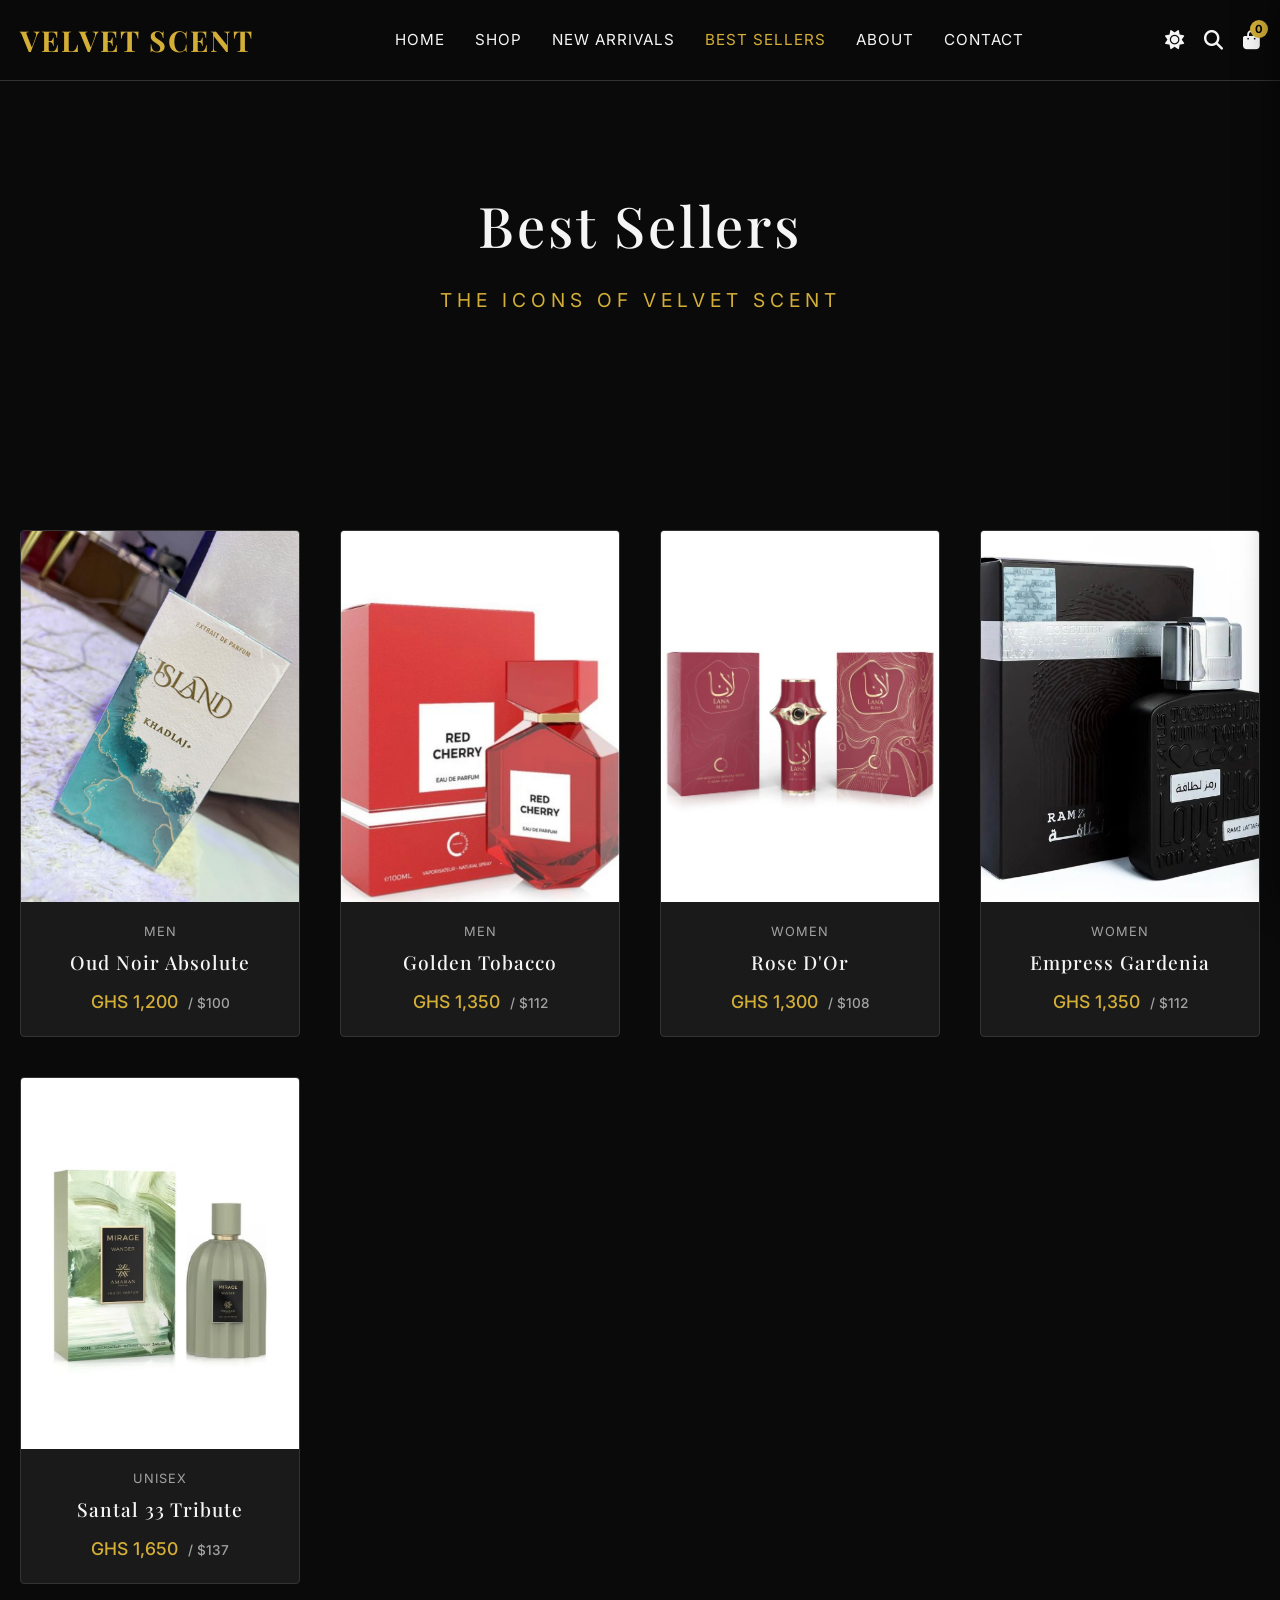
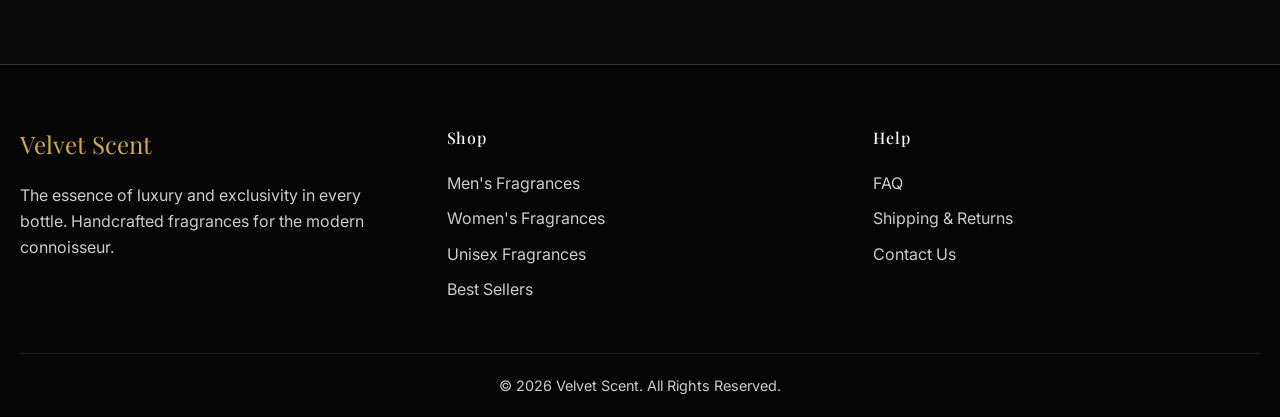
<file: best-sellers.html>
<!DOCTYPE html>
<html lang="en" data-theme="dark">
<head>
  <meta charset="UTF-8">
  <meta name="viewport" content="width=device-width, initial-scale=1.0">
  <title>Best Sellers | Velvet Scent</title>
  <meta name="description" content="Discover the most coveted and beloved fragrances from Velvet Scent.">
  <link rel="stylesheet" href="https://cdnjs.cloudflare.com/ajax/libs/font-awesome/6.4.0/css/all.min.css">
  <link rel="stylesheet" href="css/style.css">
</head>
<body>

  <!-- HEADER -->
  <header>
    <div class="container navbar">
      <a href="index.html" class="logo">Velvet Scent</a>
      <nav class="nav-links">
        <a href="index.html">Home</a>
        <a href="shop.html">Shop</a>
        <a href="new-arrivals.html">New Arrivals</a>
        <a href="best-sellers.html" style="color: var(--gold-primary);">Best Sellers</a>
        <a href="about.html">About</a>
        <a href="contact.html">Contact</a>
      </nav>
      <div class="nav-icons">
        <button id="theme-toggle" title="Toggle Theme"><i class="fas fa-sun"></i></button>
        <button onclick="window.location.href='shop.html'" title="Search"><i class="fas fa-search"></i></button>
        <button id="cart-btn" title="Cart">
          <i class="fas fa-shopping-bag"></i>
          <span class="cart-count">0</span>
        </button>
        <button class="mobile-menu-btn"><i class="fas fa-bars"></i></button>
      </div>
    </div>
  </header>

  <!-- CART DRAWER -->
  <div class="overlay" id="overlay"></div>
  <div class="side-drawer" id="cart-drawer">
    <div class="drawer-header">
      <h3>Your Cart</h3>
      <button class="close-drawer" id="close-cart"><i class="fas fa-times"></i></button>
    </div>
    <div class="drawer-body"></div>
    <div class="drawer-footer">
      <div class="cart-total"><span>Total:</span> <span>GHS 0 / $0</span></div>
      <a href="#" class="whatsapp-btn" id="whatsapp-checkout" style="display:none;" target="_blank"><i class="fab fa-whatsapp"></i> Order on WhatsApp</a>
    </div>
  </div>

  <!-- HERO SECTION -->
  <section class="hero" style="height: 50vh; min-height: 350px;">
    <div class="hero-bg" style="background-image: url('https://images.unsplash.com/photo-1594035910387-fea47794261f?w=1600&h=900&fit=crop');"></div>
    <div class="container hero-content">
      <h1 class="hero-title" style="font-size: 3.5rem;">Best Sellers</h1>
      <span class="hero-subtitle">The Icons of Velvet Scent</span>
    </div>
  </section>

  <!-- BEST SELLERS LIST -->
  <section class="section" style="min-height: 50vh;">
    <div class="container">
      <div class="product-grid" id="best-sellers-grid">
        <!-- Rendered via JS -->
      </div>
    </div>
  </section>

  <!-- FOOTER -->
  <footer>
    <div class="container">
      <div class="footer-grid">
        <div class="footer-col">
          <div class="footer-logo">Velvet Scent</div>
          <p>The essence of luxury and exclusivity in every bottle. Handcrafted fragrances for the modern connoisseur.</p>
        </div>
        <div class="footer-col">
          <h4>Shop</h4>
          <ul class="footer-links">
            <li><a href="shop.html?category=Men">Men's Fragrances</a></li>
            <li><a href="shop.html?category=Women">Women's Fragrances</a></li>
            <li><a href="shop.html?category=Unisex">Unisex Fragrances</a></li>
            <li><a href="best-sellers.html">Best Sellers</a></li>
          </ul>
        </div>
        <div class="footer-col">
          <h4>Help</h4>
          <ul class="footer-links">
            <li><a href="faq.html">FAQ</a></li>
            <li><a href="faq.html#shipping">Shipping & Returns</a></li>
            <li><a href="contact.html">Contact Us</a></li>
          </ul>
        </div>
      </div>
      <div class="footer-bottom">
        &copy; <span id="year"></span> Velvet Scent. All Rights Reserved.
      </div>
    </div>
  </footer>

  <script src="js/data.js"></script>
  <script src="js/main.js"></script>
  <script>
    document.addEventListener('DOMContentLoaded', () => {
      document.getElementById('year').textContent = new Date().getFullYear();
      
      if (window.products) {
        const bestSellers = window.products.filter(p => p.isBestSeller);
        renderProducts(bestSellers, 'best-sellers-grid');
      }
    });
  </script>
</body>
</html>
</file>
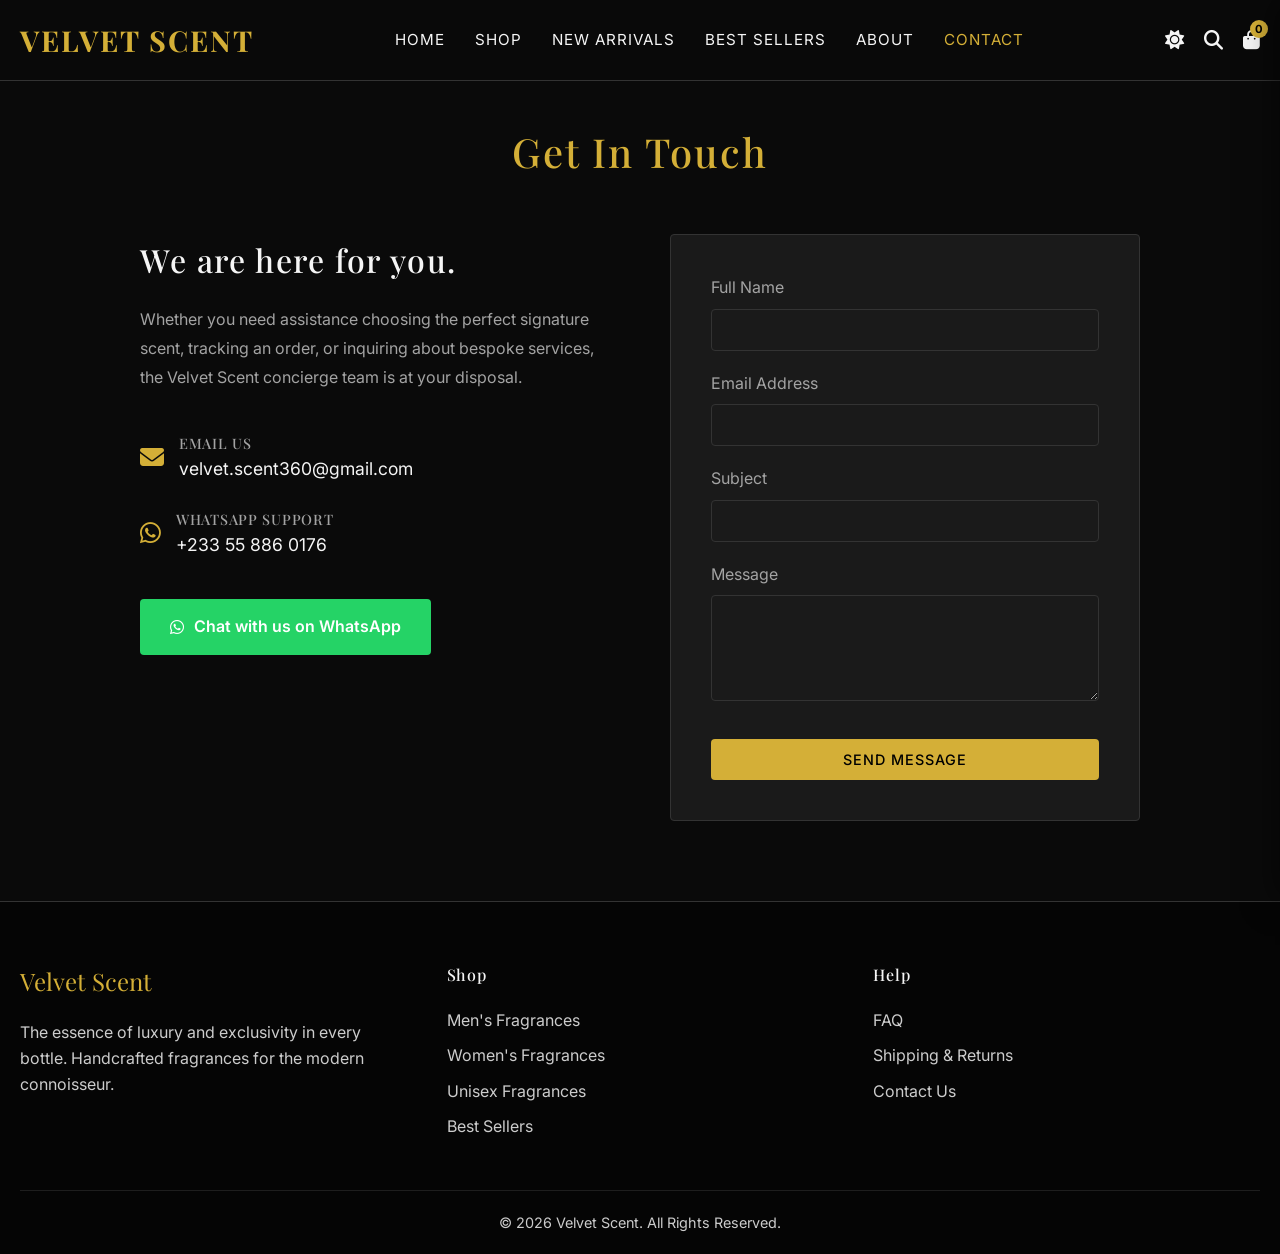
<file: contact.html>
<!DOCTYPE html>
<html lang="en" data-theme="dark">
<head>
  <meta charset="UTF-8">
  <meta name="viewport" content="width=device-width, initial-scale=1.0">
  <title>Contact Us | Velvet Scent</title>
  <meta name="description" content="Get in touch with Velvet Scent for inquiries, orders, and bespoke services.">
  <link rel="stylesheet" href="https://cdnjs.cloudflare.com/ajax/libs/font-awesome/6.4.0/css/all.min.css">
  <link rel="stylesheet" href="css/style.css">
</head>
<body>

  <!-- HEADER -->
  <header>
    <div class="container navbar">
      <a href="index.html" class="logo">Velvet Scent</a>
      <nav class="nav-links">
        <a href="index.html">Home</a>
        <a href="shop.html">Shop</a>
        <a href="new-arrivals.html">New Arrivals</a>
        <a href="best-sellers.html">Best Sellers</a>
        <a href="about.html">About</a>
        <a href="contact.html" style="color: var(--gold-primary);">Contact</a>
      </nav>
      <div class="nav-icons">
        <button id="theme-toggle" title="Toggle Theme"><i class="fas fa-sun"></i></button>
        <button onclick="window.location.href='shop.html'" title="Search"><i class="fas fa-search"></i></button>
        <button id="cart-btn" title="Cart">
          <i class="fas fa-shopping-bag"></i>
          <span class="cart-count">0</span>
        </button>
        <button class="mobile-menu-btn"><i class="fas fa-bars"></i></button>
      </div>
    </div>
  </header>

  <!-- CART DRAWER -->
  <div class="overlay" id="overlay"></div>
  <div class="side-drawer" id="cart-drawer">
    <div class="drawer-header">
      <h3>Your Cart</h3>
      <button class="close-drawer" id="close-cart"><i class="fas fa-times"></i></button>
    </div>
    <div class="drawer-body"></div>
    <div class="drawer-footer">
      <div class="cart-total"><span>Total:</span> <span>GHS 0 / $0</span></div>
      <a href="#" class="whatsapp-btn" id="whatsapp-checkout" style="display:none;" target="_blank"><i class="fab fa-whatsapp"></i> Order on WhatsApp</a>
    </div>
  </div>

  <!-- CONTACT SECTION -->
  <section class="section" style="padding-top: 120px; min-height: 80vh;">
    <div class="container">
      <h1 class="section-title">Get In Touch</h1>
      
      <div style="display: grid; grid-template-columns: repeat(auto-fit, minmax(300px, 1fr)); gap: 60px; max-width: 1000px; margin: 0 auto;">
        
        <!-- Contact Info -->
        <div>
          <h2 style="font-family: var(--font-heading); margin-bottom: 20px; font-size: 2rem;">We are here for you.</h2>
          <p style="color: var(--text-secondary); margin-bottom: 40px; line-height: 1.8;">
            Whether you need assistance choosing the perfect signature scent, tracking an order, or inquiring about bespoke services, the Velvet Scent concierge team is at your disposal.
          </p>
          
          <div style="margin-bottom: 25px; display: flex; align-items: center; gap: 15px;">
            <i class="fas fa-envelope" style="font-size: 1.5rem; color: var(--gold-primary);"></i>
            <div>
              <h4 style="font-size: 0.9rem; text-transform: uppercase; color: var(--text-secondary);">Email Us</h4>
              <a href="mailto:velvet.scent360@gmail.com" style="font-size: 1.1rem;">velvet.scent360@gmail.com</a>
            </div>
          </div>
          
          <div style="margin-bottom: 40px; display: flex; align-items: center; gap: 15px;">
            <i class="fab fa-whatsapp" style="font-size: 1.5rem; color: var(--gold-primary);"></i>
            <div>
              <h4 style="font-size: 0.9rem; text-transform: uppercase; color: var(--text-secondary);">WhatsApp Support</h4>
              <a href="https://wa.me/233558860176" target="_blank" style="font-size: 1.1rem;">+233 55 886 0176</a>
            </div>
          </div>
          
          <a href="https://wa.me/233558860176" target="_blank" class="whatsapp-btn" style="display: inline-flex; width: auto; padding: 15px 30px;">
            <i class="fab fa-whatsapp"></i> Chat with us on WhatsApp
          </a>
        </div>
        
        <!-- Contact Form -->
        <div style="background-color: var(--surface-color); padding: 40px; border-radius: var(--border-radius); border: 1px solid var(--border-color);">
          <form onsubmit="event.preventDefault(); alert('Thank you for reaching out. We will get back to you shortly.'); this.reset();">
            <div style="margin-bottom: 20px;">
              <label style="display: block; margin-bottom: 8px; color: var(--text-secondary);">Full Name</label>
              <input type="text" required style="width: 100%; padding: 12px; background: transparent; border: 1px solid var(--border-color); color: var(--text-primary); border-radius: var(--border-radius); font-family: var(--font-body); outline: none;">
            </div>
            <div style="margin-bottom: 20px;">
              <label style="display: block; margin-bottom: 8px; color: var(--text-secondary);">Email Address</label>
              <input type="email" required style="width: 100%; padding: 12px; background: transparent; border: 1px solid var(--border-color); color: var(--text-primary); border-radius: var(--border-radius); font-family: var(--font-body); outline: none;">
            </div>
            <div style="margin-bottom: 20px;">
              <label style="display: block; margin-bottom: 8px; color: var(--text-secondary);">Subject</label>
              <input type="text" required style="width: 100%; padding: 12px; background: transparent; border: 1px solid var(--border-color); color: var(--text-primary); border-radius: var(--border-radius); font-family: var(--font-body); outline: none;">
            </div>
            <div style="margin-bottom: 30px;">
              <label style="display: block; margin-bottom: 8px; color: var(--text-secondary);">Message</label>
              <textarea rows="5" required style="width: 100%; padding: 12px; background: transparent; border: 1px solid var(--border-color); color: var(--text-primary); border-radius: var(--border-radius); font-family: var(--font-body); outline: none; resize: vertical;"></textarea>
            </div>
            <button type="submit" class="btn btn-primary" style="width: 100%;">Send Message</button>
          </form>
        </div>
        
      </div>
    </div>
  </section>

  <!-- FOOTER -->
  <footer>
    <div class="container">
      <div class="footer-grid">
        <div class="footer-col">
          <div class="footer-logo">Velvet Scent</div>
          <p>The essence of luxury and exclusivity in every bottle. Handcrafted fragrances for the modern connoisseur.</p>
        </div>
        <div class="footer-col">
          <h4>Shop</h4>
          <ul class="footer-links">
            <li><a href="shop.html?category=Men">Men's Fragrances</a></li>
            <li><a href="shop.html?category=Women">Women's Fragrances</a></li>
            <li><a href="shop.html?category=Unisex">Unisex Fragrances</a></li>
            <li><a href="best-sellers.html">Best Sellers</a></li>
          </ul>
        </div>
        <div class="footer-col">
          <h4>Help</h4>
          <ul class="footer-links">
            <li><a href="faq.html">FAQ</a></li>
            <li><a href="faq.html#shipping">Shipping & Returns</a></li>
            <li><a href="contact.html">Contact Us</a></li>
          </ul>
        </div>
      </div>
      <div class="footer-bottom">
        &copy; <span id="year"></span> Velvet Scent. All Rights Reserved.
      </div>
    </div>
  </footer>

  <script src="js/data.js"></script>
  <script src="js/main.js"></script>
  <script>
    document.addEventListener('DOMContentLoaded', () => {
      document.getElementById('year').textContent = new Date().getFullYear();
    });
  </script>
</body>
</html>
</file>
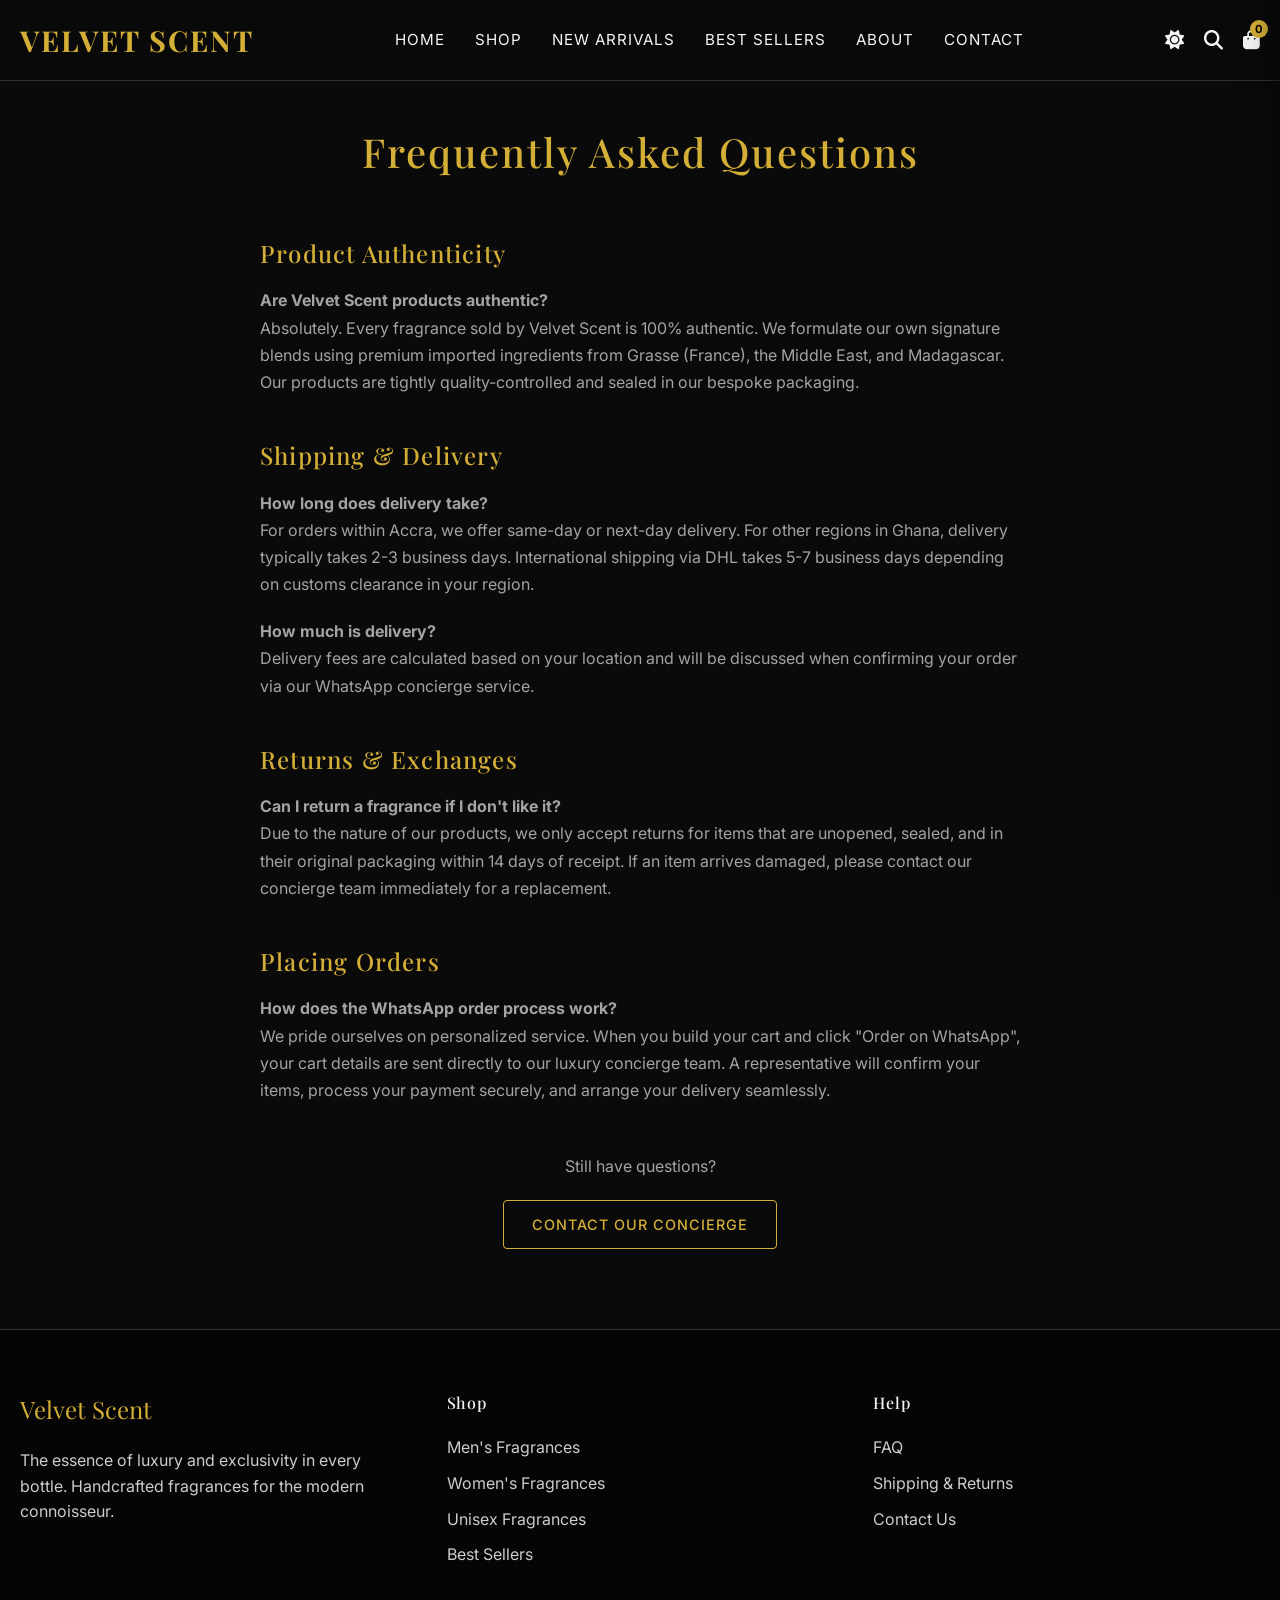
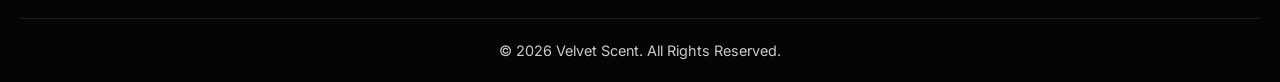
<file: faq.html>
<!DOCTYPE html>
<html lang="en" data-theme="dark">
<head>
  <meta charset="UTF-8">
  <meta name="viewport" content="width=device-width, initial-scale=1.0">
  <title>FAQ & Shipping | Velvet Scent</title>
  <meta name="description" content="Frequently asked questions about Velvet Scent shipping, returns, and product authenticity.">
  <link rel="stylesheet" href="https://cdnjs.cloudflare.com/ajax/libs/font-awesome/6.4.0/css/all.min.css">
  <link rel="stylesheet" href="css/style.css">
</head>
<body>

  <!-- HEADER -->
  <header>
    <div class="container navbar">
      <a href="index.html" class="logo">Velvet Scent</a>
      <nav class="nav-links">
        <a href="index.html">Home</a>
        <a href="shop.html">Shop</a>
        <a href="new-arrivals.html">New Arrivals</a>
        <a href="best-sellers.html">Best Sellers</a>
        <a href="about.html">About</a>
        <a href="contact.html">Contact</a>
      </nav>
      <div class="nav-icons">
        <button id="theme-toggle" title="Toggle Theme"><i class="fas fa-sun"></i></button>
        <button onclick="window.location.href='shop.html'" title="Search"><i class="fas fa-search"></i></button>
        <button id="cart-btn" title="Cart">
          <i class="fas fa-shopping-bag"></i>
          <span class="cart-count">0</span>
        </button>
        <button class="mobile-menu-btn"><i class="fas fa-bars"></i></button>
      </div>
    </div>
  </header>

  <!-- CART DRAWER -->
  <div class="overlay" id="overlay"></div>
  <div class="side-drawer" id="cart-drawer">
    <div class="drawer-header">
      <h3>Your Cart</h3>
      <button class="close-drawer" id="close-cart"><i class="fas fa-times"></i></button>
    </div>
    <div class="drawer-body"></div>
    <div class="drawer-footer">
      <div class="cart-total"><span>Total:</span> <span>GHS 0 / $0</span></div>
      <a href="#" class="whatsapp-btn" id="whatsapp-checkout" style="display:none;" target="_blank"><i class="fab fa-whatsapp"></i> Order on WhatsApp</a>
    </div>
  </div>

  <!-- FAQ SECTION -->
  <section class="section" style="padding-top: 120px; min-height: 80vh;">
    <div class="container" style="max-width: 800px;">
      <h1 class="section-title">Frequently Asked Questions</h1>
      
      <div style="margin-bottom: 40px;">
        <h3 style="color: var(--gold-primary); font-size: 1.5rem; margin-bottom: 15px; font-family: var(--font-heading);">Product Authenticity</h3>
        <p style="color: var(--text-secondary); line-height: 1.7; margin-bottom: 20px;">
          <strong>Are Velvet Scent products authentic?</strong><br>
          Absolutely. Every fragrance sold by Velvet Scent is 100% authentic. We formulate our own signature blends using premium imported ingredients from Grasse (France), the Middle East, and Madagascar. Our products are tightly quality-controlled and sealed in our bespoke packaging.
        </p>
      </div>

      <div style="margin-bottom: 40px;" id="shipping">
        <h3 style="color: var(--gold-primary); font-size: 1.5rem; margin-bottom: 15px; font-family: var(--font-heading);">Shipping & Delivery</h3>
        <p style="color: var(--text-secondary); line-height: 1.7; margin-bottom: 20px;">
          <strong>How long does delivery take?</strong><br>
          For orders within Accra, we offer same-day or next-day delivery. For other regions in Ghana, delivery typically takes 2-3 business days. International shipping via DHL takes 5-7 business days depending on customs clearance in your region.
        </p>
        <p style="color: var(--text-secondary); line-height: 1.7; margin-bottom: 20px;">
          <strong>How much is delivery?</strong><br>
          Delivery fees are calculated based on your location and will be discussed when confirming your order via our WhatsApp concierge service.
        </p>
      </div>

      <div style="margin-bottom: 40px;">
        <h3 style="color: var(--gold-primary); font-size: 1.5rem; margin-bottom: 15px; font-family: var(--font-heading);">Returns & Exchanges</h3>
        <p style="color: var(--text-secondary); line-height: 1.7; margin-bottom: 20px;">
          <strong>Can I return a fragrance if I don't like it?</strong><br>
          Due to the nature of our products, we only accept returns for items that are unopened, sealed, and in their original packaging within 14 days of receipt. If an item arrives damaged, please contact our concierge team immediately for a replacement.
        </p>
      </div>
      
      <div style="margin-bottom: 40px;">
        <h3 style="color: var(--gold-primary); font-size: 1.5rem; margin-bottom: 15px; font-family: var(--font-heading);">Placing Orders</h3>
        <p style="color: var(--text-secondary); line-height: 1.7; margin-bottom: 20px;">
          <strong>How does the WhatsApp order process work?</strong><br>
          We pride ourselves on personalized service. When you build your cart and click "Order on WhatsApp", your cart details are sent directly to our luxury concierge team. A representative will confirm your items, process your payment securely, and arrange your delivery seamlessly.
        </p>
      </div>
      
      <div style="text-align: center; margin-top: 50px;">
        <p style="margin-bottom: 20px; color: var(--text-secondary);">Still have questions?</p>
        <a href="contact.html" class="btn btn-outline">Contact Our Concierge</a>
      </div>
      
    </div>
  </section>

  <!-- FOOTER -->
  <footer>
    <div class="container">
      <div class="footer-grid">
        <div class="footer-col">
          <div class="footer-logo">Velvet Scent</div>
          <p>The essence of luxury and exclusivity in every bottle. Handcrafted fragrances for the modern connoisseur.</p>
        </div>
        <div class="footer-col">
          <h4>Shop</h4>
          <ul class="footer-links">
            <li><a href="shop.html?category=Men">Men's Fragrances</a></li>
            <li><a href="shop.html?category=Women">Women's Fragrances</a></li>
            <li><a href="shop.html?category=Unisex">Unisex Fragrances</a></li>
            <li><a href="best-sellers.html">Best Sellers</a></li>
          </ul>
        </div>
        <div class="footer-col">
          <h4>Help</h4>
          <ul class="footer-links">
            <li><a href="faq.html">FAQ</a></li>
            <li><a href="faq.html#shipping">Shipping & Returns</a></li>
            <li><a href="contact.html">Contact Us</a></li>
          </ul>
        </div>
      </div>
      <div class="footer-bottom">
        &copy; <span id="year"></span> Velvet Scent. All Rights Reserved.
      </div>
    </div>
  </footer>

  <script src="js/data.js"></script>
  <script src="js/main.js"></script>
  <script>
    document.addEventListener('DOMContentLoaded', () => {
      document.getElementById('year').textContent = new Date().getFullYear();
    });
  </script>
</body>
</html>
</file>
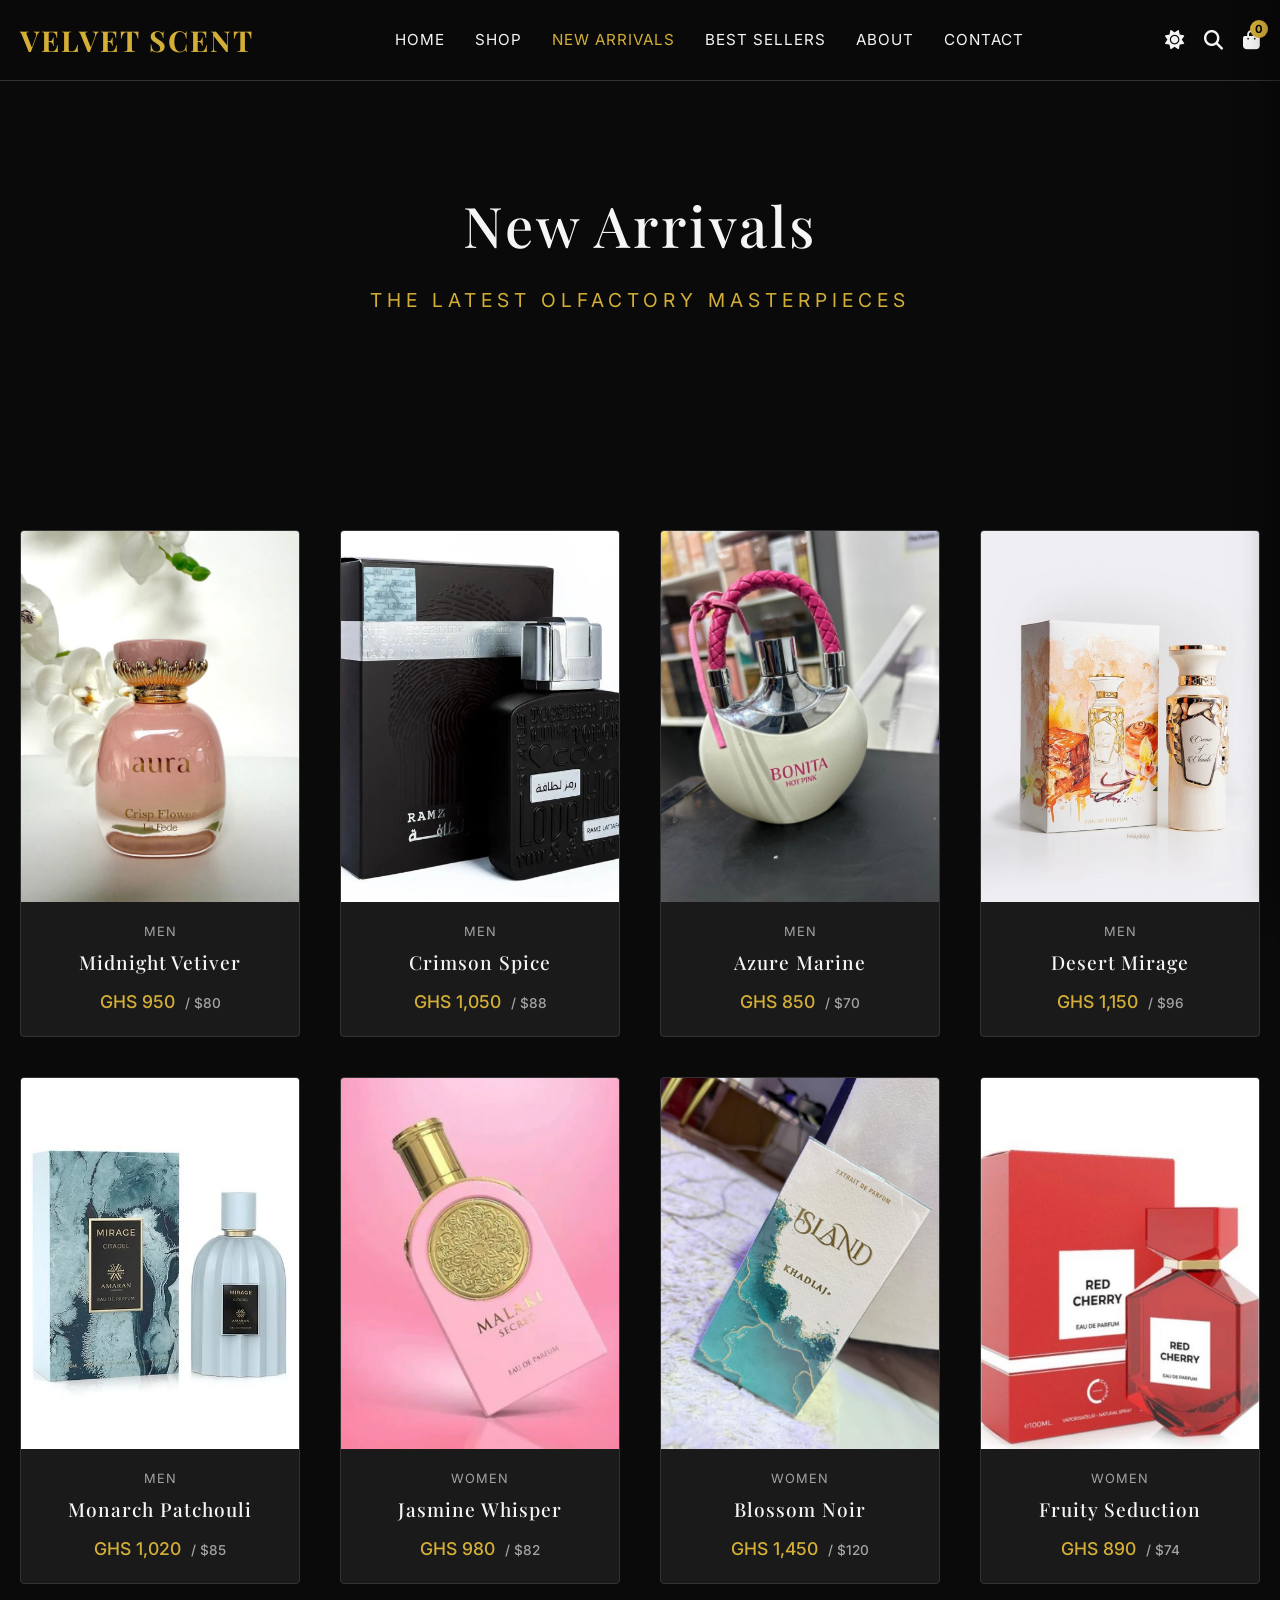
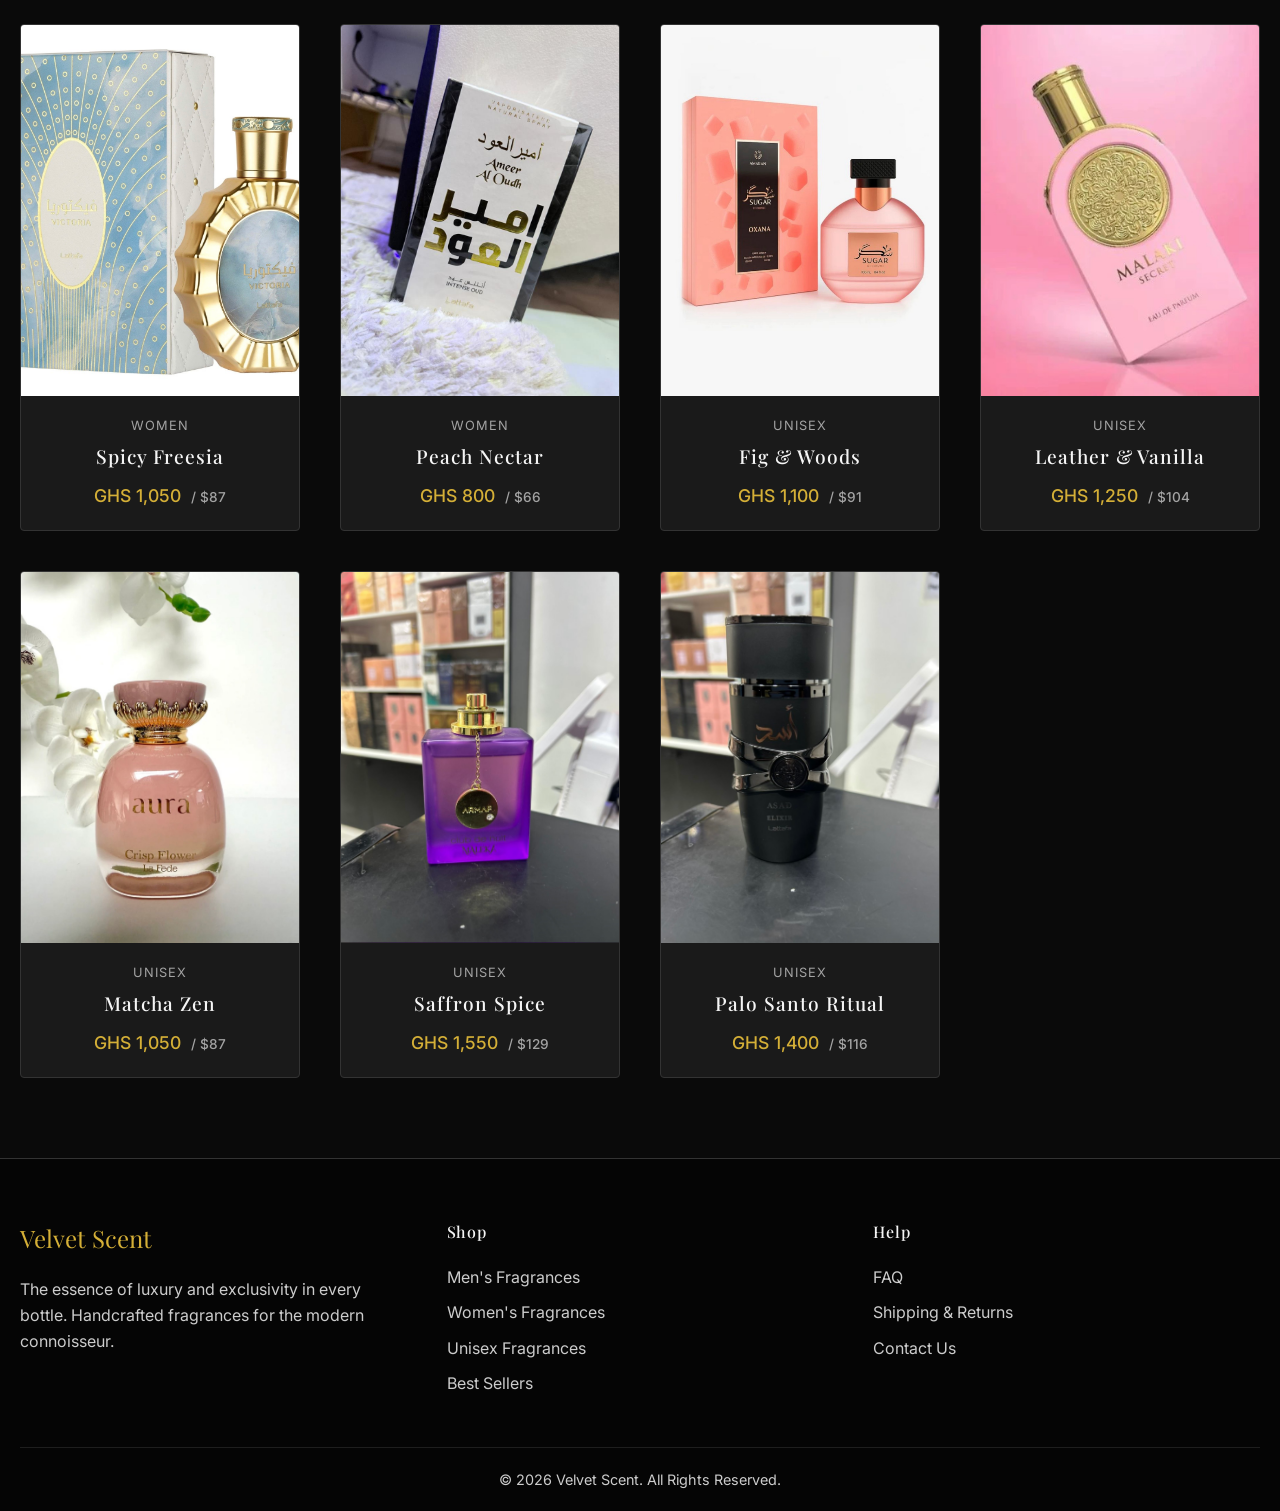
<file: new-arrivals.html>
<!DOCTYPE html>
<html lang="en" data-theme="dark">
<head>
  <meta charset="UTF-8">
  <meta name="viewport" content="width=device-width, initial-scale=1.0">
  <title>New Arrivals | Velvet Scent</title>
  <meta name="description" content="Discover the latest luxury fragrances added to the Velvet Scent collection.">
  <link rel="stylesheet" href="https://cdnjs.cloudflare.com/ajax/libs/font-awesome/6.4.0/css/all.min.css">
  <link rel="stylesheet" href="css/style.css">
</head>
<body>

  <!-- HEADER -->
  <header>
    <div class="container navbar">
      <a href="index.html" class="logo">Velvet Scent</a>
      <nav class="nav-links">
        <a href="index.html">Home</a>
        <a href="shop.html">Shop</a>
        <a href="new-arrivals.html" style="color: var(--gold-primary);">New Arrivals</a>
        <a href="best-sellers.html">Best Sellers</a>
        <a href="about.html">About</a>
        <a href="contact.html">Contact</a>
      </nav>
      <div class="nav-icons">
        <button id="theme-toggle" title="Toggle Theme"><i class="fas fa-sun"></i></button>
        <button onclick="window.location.href='shop.html'" title="Search"><i class="fas fa-search"></i></button>
        <button id="cart-btn" title="Cart">
          <i class="fas fa-shopping-bag"></i>
          <span class="cart-count">0</span>
        </button>
        <button class="mobile-menu-btn"><i class="fas fa-bars"></i></button>
      </div>
    </div>
  </header>

  <!-- CART DRAWER -->
  <div class="overlay" id="overlay"></div>
  <div class="side-drawer" id="cart-drawer">
    <div class="drawer-header">
      <h3>Your Cart</h3>
      <button class="close-drawer" id="close-cart"><i class="fas fa-times"></i></button>
    </div>
    <div class="drawer-body"></div>
    <div class="drawer-footer">
      <div class="cart-total"><span>Total:</span> <span>GHS 0 / $0</span></div>
      <a href="#" class="whatsapp-btn" id="whatsapp-checkout" style="display:none;" target="_blank"><i class="fab fa-whatsapp"></i> Order on WhatsApp</a>
    </div>
  </div>

  <!-- HERO SECTION -->
  <section class="hero" style="height: 50vh; min-height: 350px;">
    <div class="hero-bg" style="background-image: url('https://images.unsplash.com/photo-1590736969955-71cc94801759?w=1600&h=900&fit=crop');"></div>
    <div class="container hero-content">
      <h1 class="hero-title" style="font-size: 3.5rem;">New Arrivals</h1>
      <span class="hero-subtitle">The Latest Olfactory Masterpieces</span>
    </div>
  </section>

  <!-- NEW ARRIVALS LIST -->
  <section class="section" style="min-height: 50vh;">
    <div class="container">
      <div class="product-grid" id="new-arrivals-grid">
        <!-- Rendered via JS -->
      </div>
    </div>
  </section>

  <!-- FOOTER -->
  <footer>
    <div class="container">
      <div class="footer-grid">
        <div class="footer-col">
          <div class="footer-logo">Velvet Scent</div>
          <p>The essence of luxury and exclusivity in every bottle. Handcrafted fragrances for the modern connoisseur.</p>
        </div>
        <div class="footer-col">
          <h4>Shop</h4>
          <ul class="footer-links">
            <li><a href="shop.html?category=Men">Men's Fragrances</a></li>
            <li><a href="shop.html?category=Women">Women's Fragrances</a></li>
            <li><a href="shop.html?category=Unisex">Unisex Fragrances</a></li>
            <li><a href="best-sellers.html">Best Sellers</a></li>
          </ul>
        </div>
        <div class="footer-col">
          <h4>Help</h4>
          <ul class="footer-links">
            <li><a href="faq.html">FAQ</a></li>
            <li><a href="faq.html#shipping">Shipping & Returns</a></li>
            <li><a href="contact.html">Contact Us</a></li>
          </ul>
        </div>
      </div>
      <div class="footer-bottom">
        &copy; <span id="year"></span> Velvet Scent. All Rights Reserved.
      </div>
    </div>
  </footer>

  <script src="js/data.js"></script>
  <script src="js/main.js"></script>
  <script>
    document.addEventListener('DOMContentLoaded', () => {
      document.getElementById('year').textContent = new Date().getFullYear();
      
      if (window.products) {
        const newArrivals = window.products.filter(p => p.isNew);
        renderProducts(newArrivals, 'new-arrivals-grid');
      }
    });
  </script>
</body>
</html>
</file>
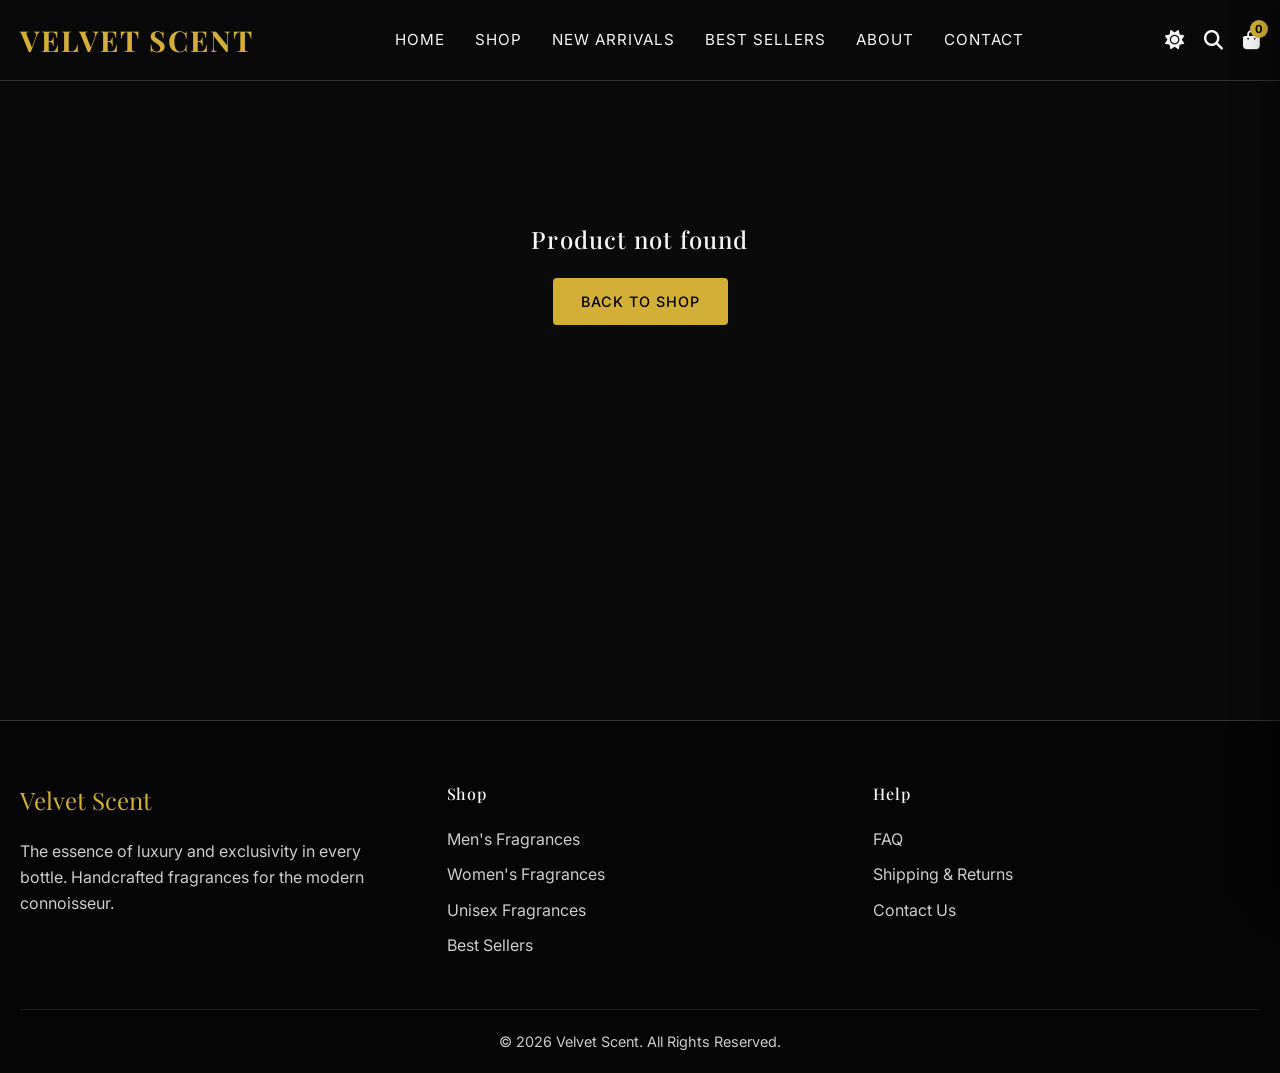
<file: product.html>
<!DOCTYPE html>
<html lang="en" data-theme="dark">

<head>
  <meta charset="UTF-8">
  <meta name="viewport" content="width=device-width, initial-scale=1.0">
  <title>Product Details | Velvet Scent</title>
  <meta name="description" content="Discover the exquisite details of our luxury fragrance.">
  <link rel="stylesheet" href="https://cdnjs.cloudflare.com/ajax/libs/font-awesome/6.4.0/css/all.min.css">
  <link rel="stylesheet" href="css/style.css">
</head>

<body>

  <!-- HEADER -->
  <header>
    <div class="container navbar">
      <a href="index.html" class="logo">Velvet Scent</a>
      <nav class="nav-links">
        <a href="index.html">Home</a>
        <a href="shop.html">Shop</a>
        <a href="new-arrivals.html">New Arrivals</a>
        <a href="best-sellers.html">Best Sellers</a>
        <a href="about.html">About</a>
        <a href="contact.html">Contact</a>
      </nav>
      <div class="nav-icons">
        <button id="theme-toggle" title="Toggle Theme"><i class="fas fa-sun"></i></button>
        <button onclick="window.location.href='shop.html'" title="Search"><i class="fas fa-search"></i></button>
        <button id="cart-btn" title="Cart">
          <i class="fas fa-shopping-bag"></i>
          <span class="cart-count">0</span>
        </button>
        <button class="mobile-menu-btn"><i class="fas fa-bars"></i></button>
      </div>
    </div>
  </header>

  <!-- CART DRAWER -->
  <div class="overlay" id="overlay"></div>
  <div class="side-drawer" id="cart-drawer">
    <div class="drawer-header">
      <h3>Your Cart</h3>
      <button class="close-drawer" id="close-cart"><i class="fas fa-times"></i></button>
    </div>
    <div class="drawer-body"></div>
    <div class="drawer-footer">
      <div class="cart-total"><span>Total:</span> <span>GHS 0 / $0</span></div>
      <a href="#" class="whatsapp-btn" id="whatsapp-checkout" style="display:none;" target="_blank"><i
          class="fab fa-whatsapp"></i> Order on WhatsApp</a>
    </div>
  </div>

  <!-- PRODUCT DETAIL SECTION -->
  <section class="section product-detail-section" style="min-height: 80vh;">
    <div class="container">
      <div id="product-detail-container">
        <!-- Rendered via JS -->
      </div>
      <div id="product-not-found" class="hidden" style="text-align:center; padding: 100px 0;">
        <h2>Product not found</h2>
        <a href="shop.html" class="btn btn-primary" style="margin-top: 20px;">Back to Shop</a>
      </div>
    </div>
  </section>

  <!-- FOOTER -->
  <footer>
    <div class="container">
      <div class="footer-grid">
        <div class="footer-col">
          <div class="footer-logo">Velvet Scent</div>
          <p>The essence of luxury and exclusivity in every bottle. Handcrafted fragrances for the modern connoisseur.
          </p>
        </div>
        <div class="footer-col">
          <h4>Shop</h4>
          <ul class="footer-links">
            <li><a href="shop.html?category=Men">Men's Fragrances</a></li>
            <li><a href="shop.html?category=Women">Women's Fragrances</a></li>
            <li><a href="shop.html?category=Unisex">Unisex Fragrances</a></li>
            <li><a href="best-sellers.html">Best Sellers</a></li>
          </ul>
        </div>
        <div class="footer-col">
          <h4>Help</h4>
          <ul class="footer-links">
            <li><a href="faq.html">FAQ</a></li>
            <li><a href="faq.html#shipping">Shipping & Returns</a></li>
            <li><a href="contact.html">Contact Us</a></li>
          </ul>
        </div>
      </div>
      <div class="footer-bottom">
        &copy; <span id="year"></span> Velvet Scent. All Rights Reserved.
      </div>
    </div>
  </footer>

  <script src="js/data.js"></script>
  <script src="js/main.js"></script>
  <script>
    document.addEventListener('DOMContentLoaded', () => {
      document.getElementById('year').textContent = new Date().getFullYear();

      const params = new URLSearchParams(window.location.search);
      const productId = parseInt(params.get('id'));

      if (!productId || !window.products) {
        document.getElementById('product-not-found').classList.remove('hidden');
        return;
      }

      const product = window.products.find(p => p.id === productId);

      if (!product) {
        document.getElementById('product-not-found').classList.remove('hidden');
        return;
      }

      // Update page title
      document.title = `${product.name} | Velvet Scent`;

      const inWishlist = wishlist.includes(product.id);
      const heartIcon = inWishlist ? '<i class="fas fa-heart" style="color:var(--gold-primary)"></i>' : '<i class="far fa-heart"></i>';

      // WhatsApp single item message
      const waMessage = `Hello *Velvet Scent*, I would like to order:%0A%0A*Product:* ${product.name}%0A*Quantity:* 1%0A%0A*Total Amount:* GHS ${product.priceGHS.toLocaleString()} / $${product.priceUSD.toLocaleString()}%0A%0APlease assist me with delivery.`;
      const waUrl = `https://wa.me/${getWhatsAppNumber()}?text=${waMessage}`;

      const stars = Array(Math.floor(product.rating)).fill('<i class="fas fa-star" style="color:var(--gold-primary)"></i>').join('') +
        (product.rating % 1 !== 0 ? '<i class="fas fa-star-half-alt" style="color:var(--gold-primary)"></i>' : '');

      const html = `
        <div class="product-detail-grid">
          <div class="product-detail-img-wrapper">
            <img src="${product.image}" onerror="this.onerror=null; this.src='https://images.unsplash.com/photo-1594035910387-fea47794261f?w=600&h=800&fit=crop';" alt="${product.name}">
          </div>
          <div class="product-detail-info">
            <span style="color: var(--text-secondary); text-transform: uppercase; letter-spacing: 2px; font-size: 0.9rem;">${product.category}</span>
            <h1>${product.name}</h1>
            
            <div style="margin-bottom: 20px;">
              ${stars}
              <span style="color: var(--text-secondary); margin-left: 10px;">${product.rating} / 5</span>
            </div>

            <div class="product-detail-price">
              <span style="color: var(--gold-primary); font-weight: 600;">GHS ${product.priceGHS.toLocaleString()}</span>
              <span style="color: var(--text-secondary); font-size: 1.2rem; margin-left: 10px;">/ $${product.priceUSD.toLocaleString()}</span>
            </div>
            
            <p class="product-detail-desc">${product.description}</p>
            
            <div class="product-detail-actions">
              <button class="btn btn-primary" onclick="addToCart(${product.id})">Add to Cart</button>
              <button class="btn btn-outline wishlist-toggle" data-id="${product.id}" onclick="toggleWishlist(${product.id}, this)">${heartIcon}</button>
            </div>
            
            <a href="${waUrl}" class="whatsapp-btn" target="_blank" style="margin-bottom: 30px;">
              <i class="fab fa-whatsapp"></i> Order on WhatsApp
            </a>
            
            <div style="border-top: 1px solid var(--border-color); padding-top: 20px; font-size: 0.9rem; color: var(--text-secondary);">
              <p style="margin-bottom: 10px;"><i class="fas fa-check" style="color: var(--gold-primary); width: 20px;"></i> 100% Authentic Products</p>
              <p style="margin-bottom: 10px;"><i class="fas fa-truck" style="color: var(--gold-primary); width: 20px;"></i> Fast Delivery Available</p>
              <p><i class="fas fa-undo" style="color: var(--gold-primary); width: 20px;"></i> 14-Day Return Policy</p>
            </div>
          </div>
        </div>
      `;

      document.getElementById('product-detail-container').innerHTML = html;
    });
  </script>
</body>

</html>
</file>
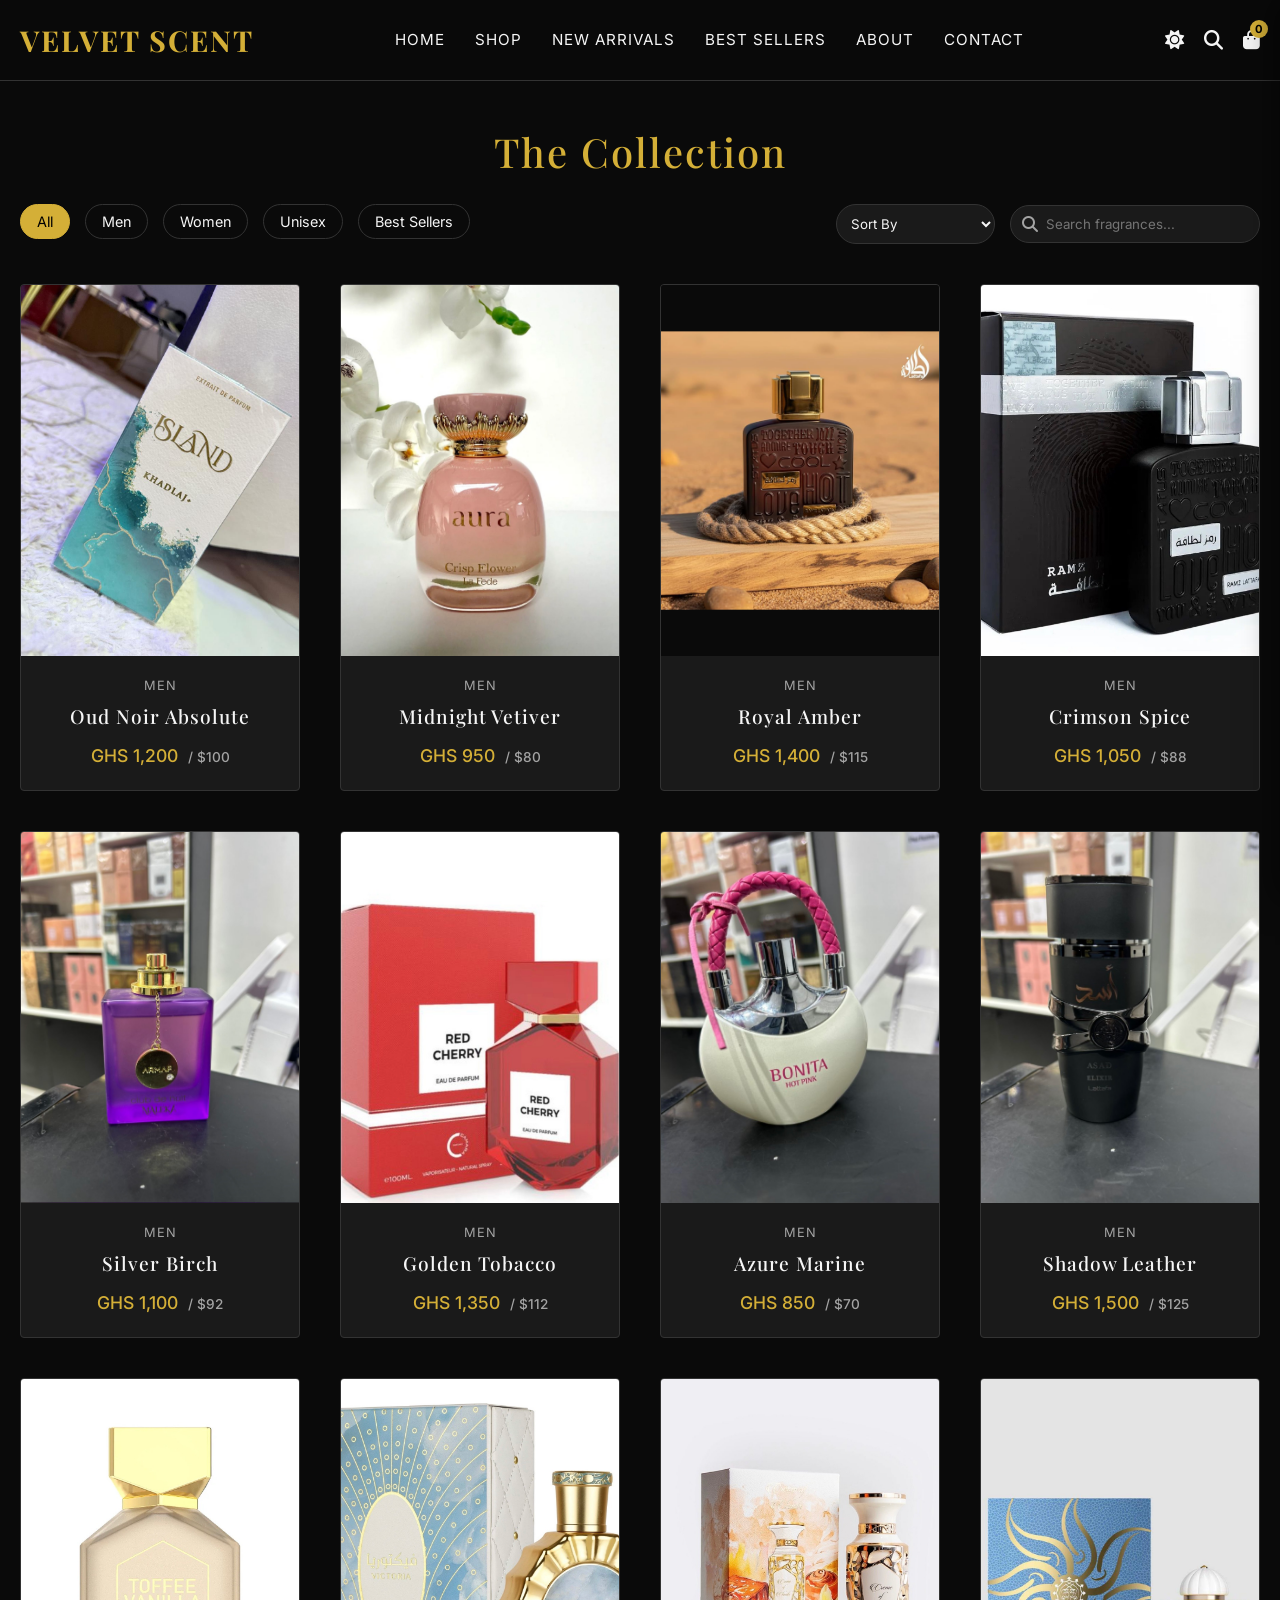
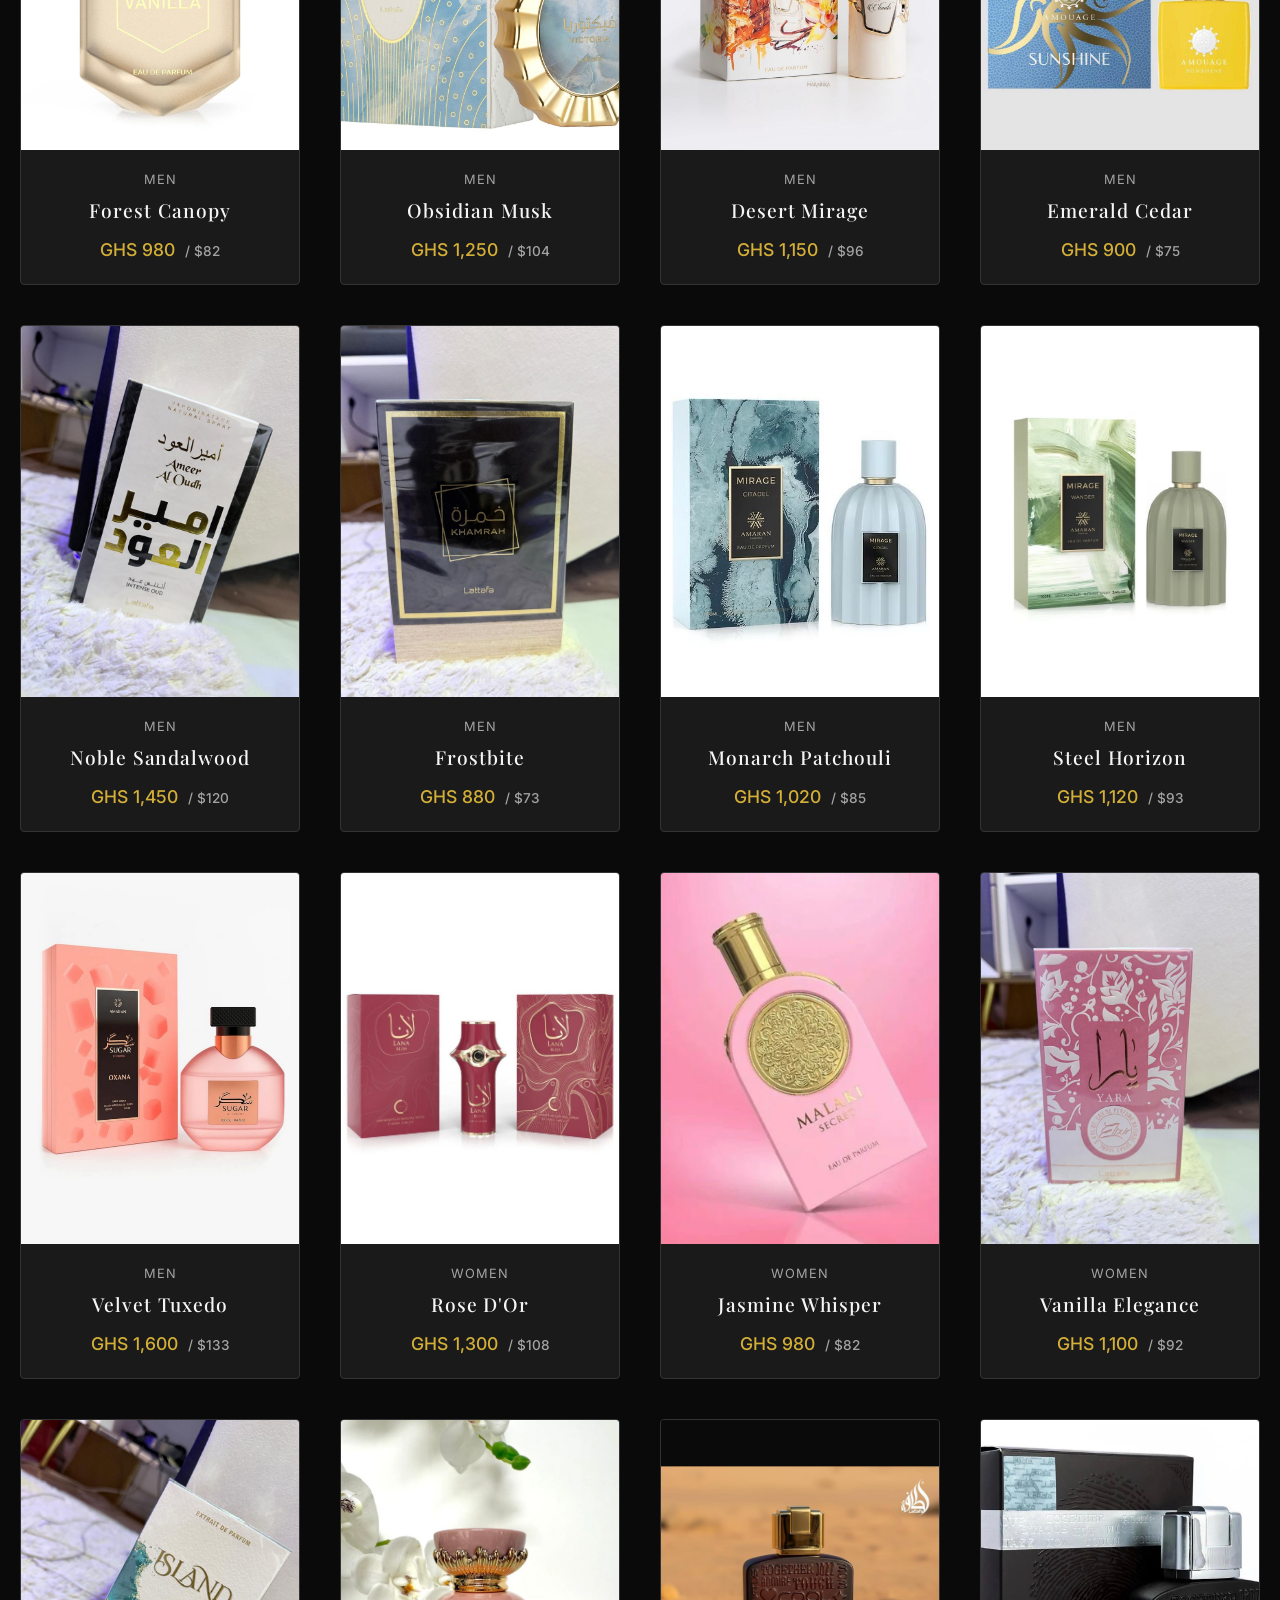
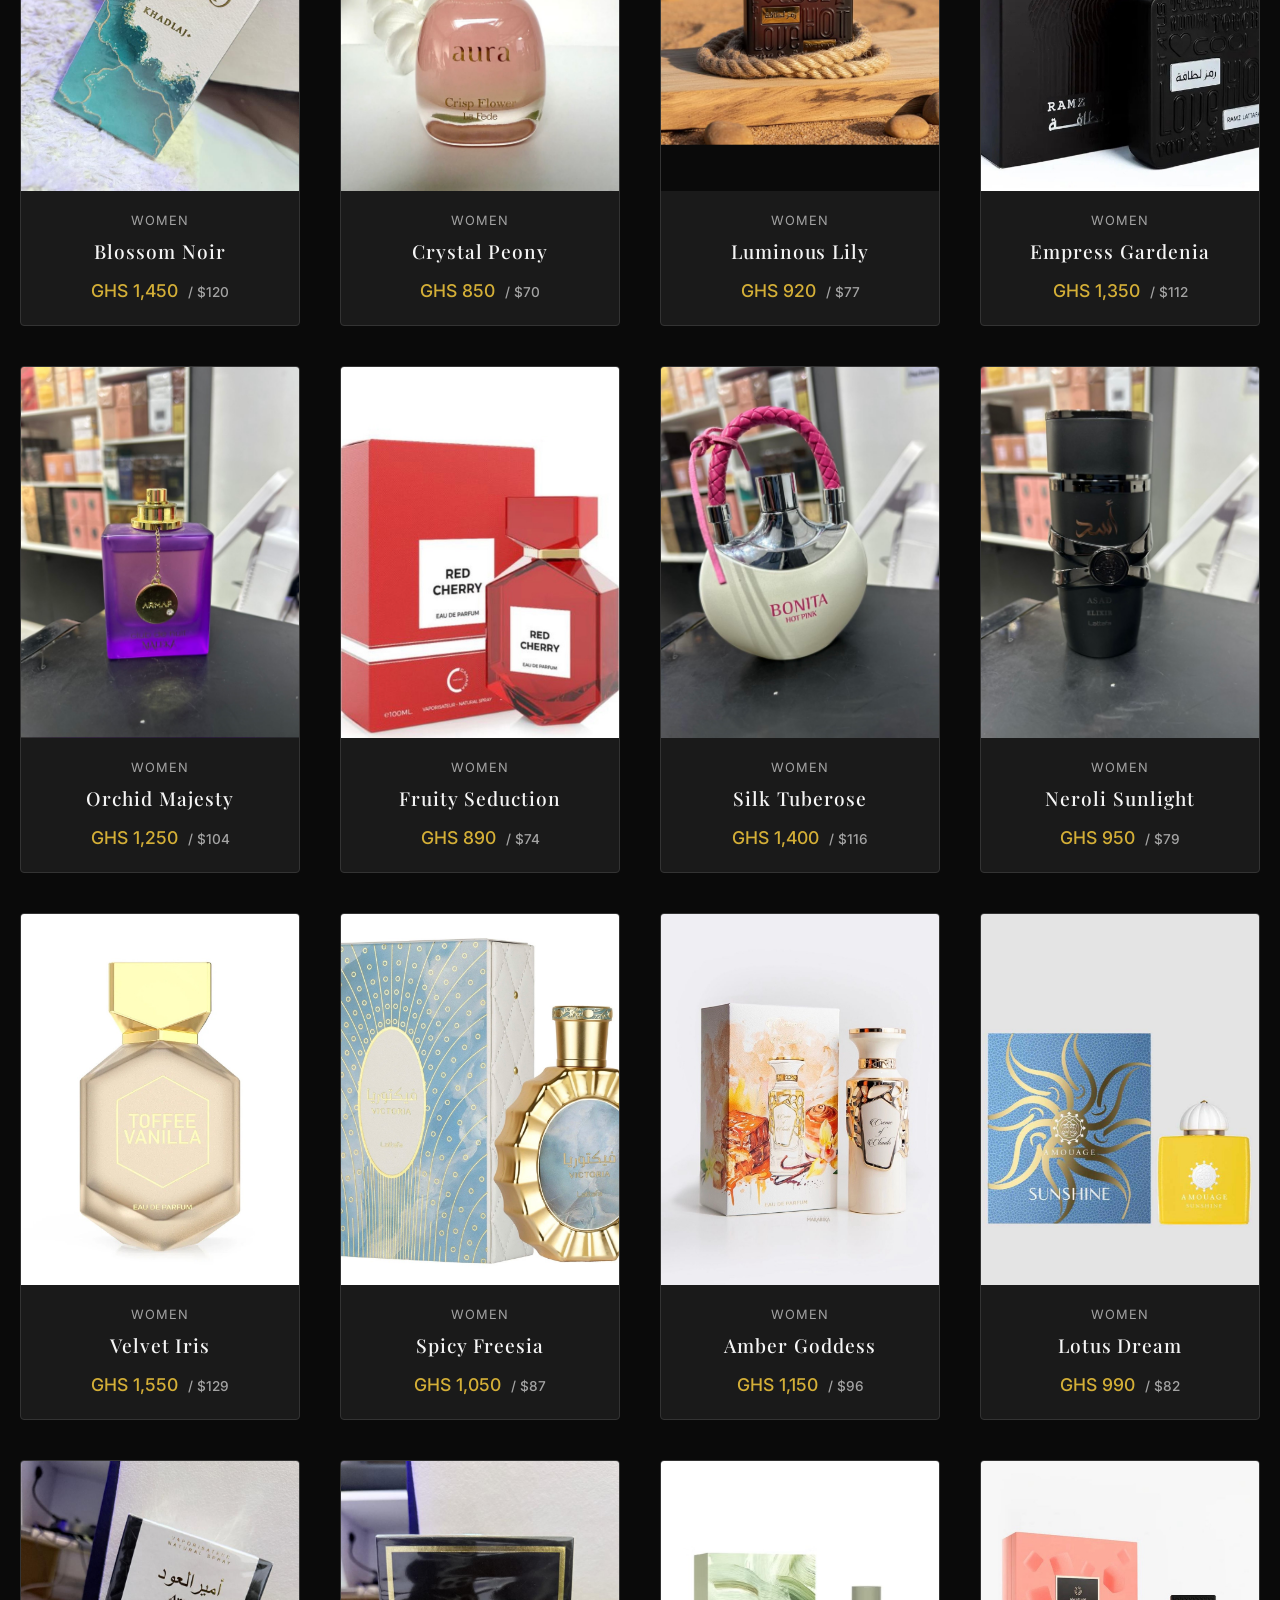
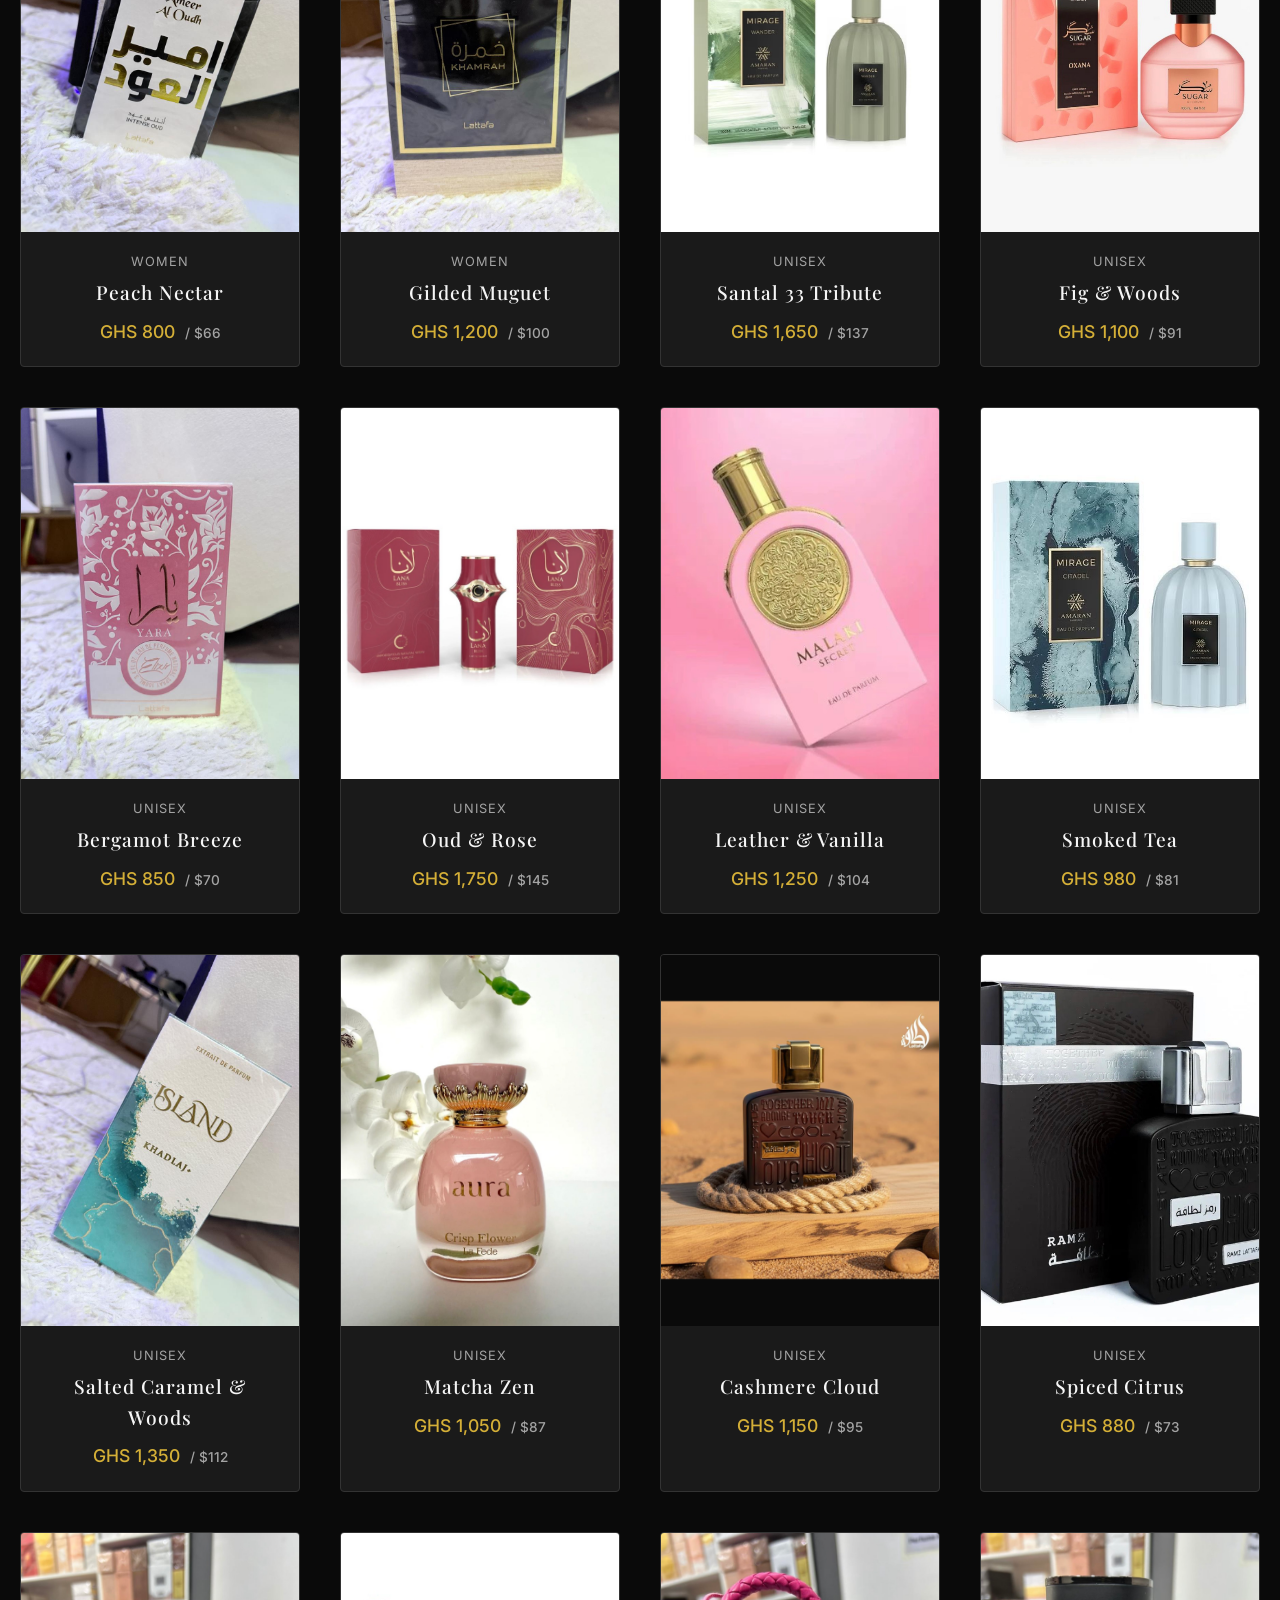
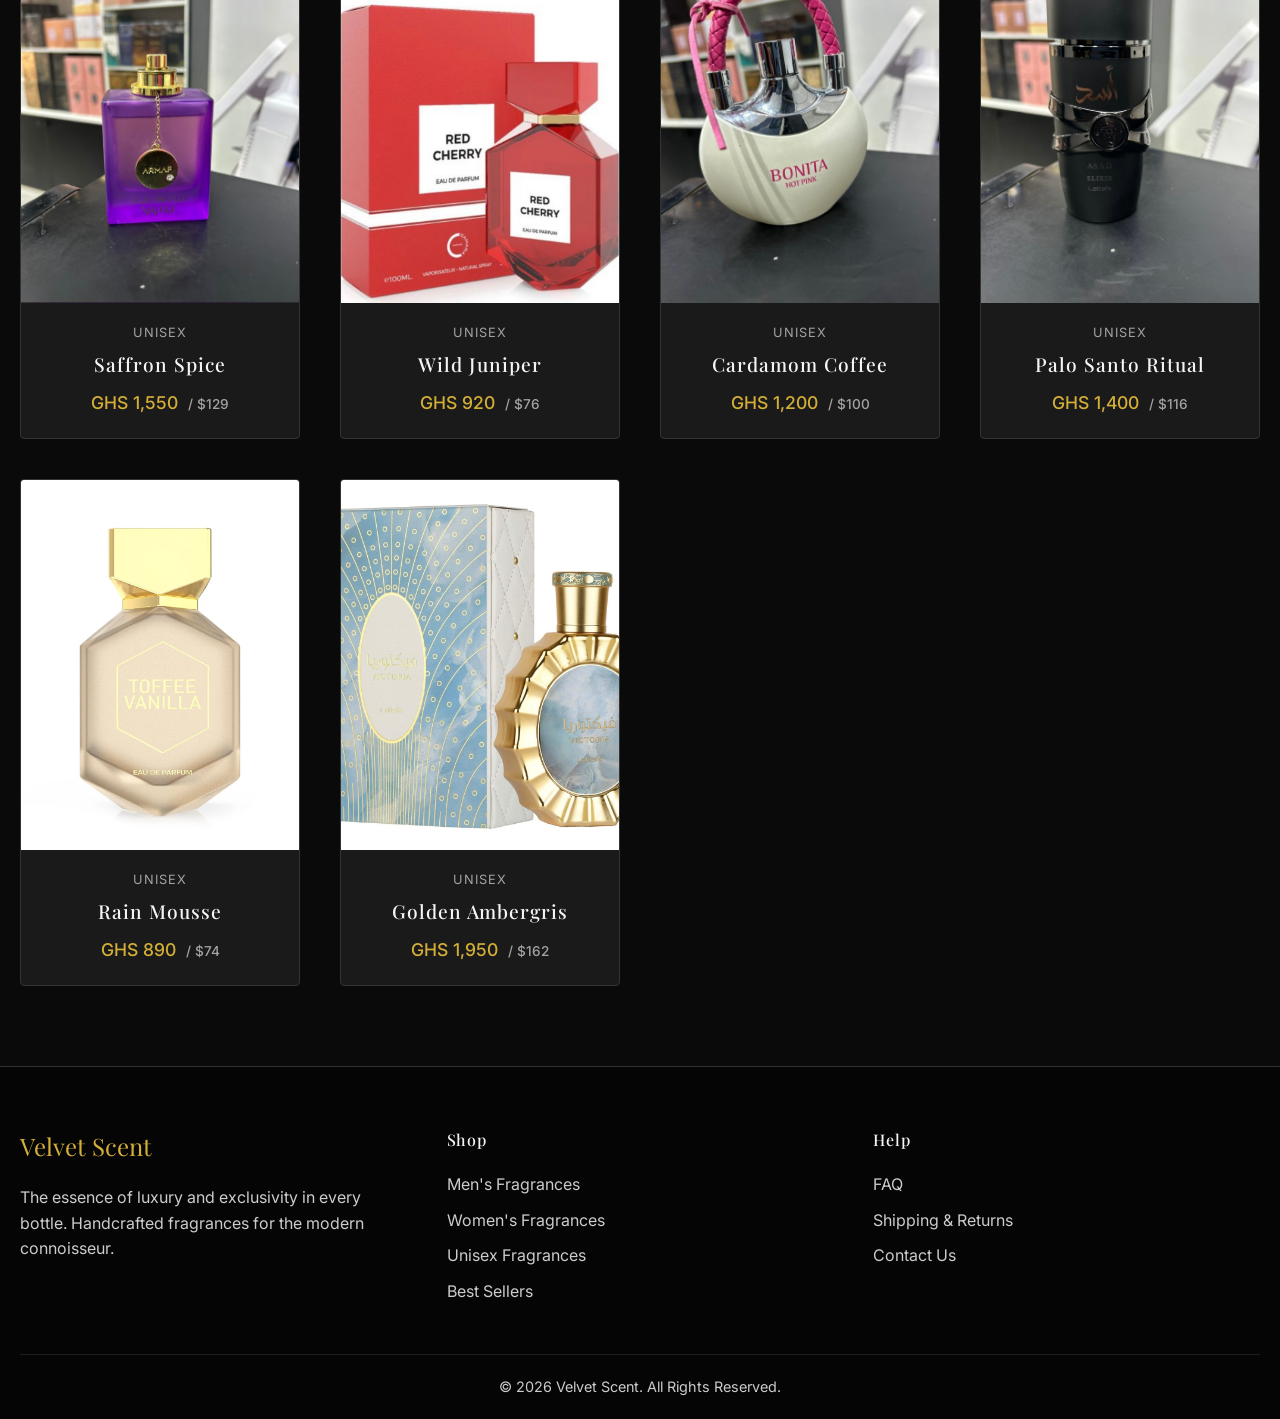
<file: shop.html>
<!DOCTYPE html>
<html lang="en" data-theme="dark">
<head>
  <meta charset="UTF-8">
  <meta name="viewport" content="width=device-width, initial-scale=1.0">
  <title>Shop | Velvet Scent</title>
  <meta name="description" content="Explore our full collection of luxury fragrances.">
  <link rel="stylesheet" href="https://cdnjs.cloudflare.com/ajax/libs/font-awesome/6.4.0/css/all.min.css">
  <link rel="stylesheet" href="css/style.css">
</head>
<body>

  <!-- HEADER -->
  <header>
    <div class="container navbar">
      <a href="index.html" class="logo">Velvet Scent</a>
      <nav class="nav-links">
        <a href="index.html">Home</a>
        <a href="shop.html">Shop</a>
        <a href="new-arrivals.html">New Arrivals</a>
        <a href="best-sellers.html">Best Sellers</a>
        <a href="about.html">About</a>
        <a href="contact.html">Contact</a>
      </nav>
      <div class="nav-icons">
        <button id="theme-toggle" title="Toggle Theme"><i class="fas fa-sun"></i></button>
        <button onclick="document.getElementById('search-input').focus()" title="Search"><i class="fas fa-search"></i></button>
        <button id="cart-btn" title="Cart">
          <i class="fas fa-shopping-bag"></i>
          <span class="cart-count">0</span>
        </button>
        <button class="mobile-menu-btn"><i class="fas fa-bars"></i></button>
      </div>
    </div>
  </header>

  <!-- CART DRAWER -->
  <div class="overlay" id="overlay"></div>
  <div class="side-drawer" id="cart-drawer">
    <div class="drawer-header">
      <h3>Your Cart</h3>
      <button class="close-drawer" id="close-cart"><i class="fas fa-times"></i></button>
    </div>
    <div class="drawer-body"></div>
    <div class="drawer-footer">
      <div class="cart-total"><span>Total:</span> <span>GHS 0 / $0</span></div>
      <a href="#" class="whatsapp-btn" id="whatsapp-checkout" style="display:none;" target="_blank"><i class="fab fa-whatsapp"></i> Order on WhatsApp</a>
    </div>
  </div>

  <!-- SHOP SECTION -->
  <section class="section" style="padding-top: 120px; min-height: 80vh;">
    <div class="container">
      <h1 class="section-title" style="margin-bottom: 20px;">The Collection</h1>
      
      <div class="shop-controls">
        <div class="filter-group" id="filter-group">
          <button class="filter-btn active" data-filter="All">All</button>
          <button class="filter-btn" data-filter="Men">Men</button>
          <button class="filter-btn" data-filter="Women">Women</button>
          <button class="filter-btn" data-filter="Unisex">Unisex</button>
          <button class="filter-btn" data-filter="Best Sellers">Best Sellers</button>
        </div>
        
        <div style="display: flex; gap: 15px; align-items: center;">
          <select id="sort-select" style="padding: 10px; border-radius: 20px; background: var(--surface-color); color: var(--text-primary); border: 1px solid var(--border-color); outline: none; font-family: var(--font-body);">
            <option value="default">Sort By</option>
            <option value="price-low">Price: Low to High</option>
            <option value="price-high">Price: High to Low</option>
            <option value="rating">Popularity (Rating)</option>
          </select>
          
          <div class="search-box">
            <i class="fas fa-search"></i>
            <input type="text" id="search-input" placeholder="Search fragrances...">
          </div>
        </div>
      </div>

      <div class="product-grid" id="shop-grid">
        <!-- Rendered via JS -->
      </div>
      
      <div id="no-results" class="hidden" style="text-align:center; padding: 40px; font-size: 1.2rem; color: var(--text-secondary);">
        No fragrances match your search criteria.
      </div>
    </div>
  </section>

  <!-- FOOTER -->
  <footer>
    <div class="container">
      <div class="footer-grid">
        <div class="footer-col">
          <div class="footer-logo">Velvet Scent</div>
          <p>The essence of luxury and exclusivity in every bottle. Handcrafted fragrances for the modern connoisseur.</p>
        </div>
        <div class="footer-col">
          <h4>Shop</h4>
          <ul class="footer-links">
            <li><a href="shop.html?category=Men">Men's Fragrances</a></li>
            <li><a href="shop.html?category=Women">Women's Fragrances</a></li>
            <li><a href="shop.html?category=Unisex">Unisex Fragrances</a></li>
            <li><a href="best-sellers.html">Best Sellers</a></li>
          </ul>
        </div>
        <div class="footer-col">
          <h4>Help</h4>
          <ul class="footer-links">
            <li><a href="faq.html">FAQ</a></li>
            <li><a href="faq.html#shipping">Shipping & Returns</a></li>
            <li><a href="contact.html">Contact Us</a></li>
          </ul>
        </div>
      </div>
      <div class="footer-bottom">
        &copy; <span id="year"></span> Velvet Scent. All Rights Reserved.
      </div>
    </div>
  </footer>

  <script src="js/data.js"></script>
  <script src="js/main.js"></script>
  <script>
    document.addEventListener('DOMContentLoaded', () => {
      document.getElementById('year').textContent = new Date().getFullYear();
      
      if (!window.products) return;
      
      let currentProducts = [...window.products];
      let currentFilter = 'All';
      
      // Check URL params for category
      const params = new URLSearchParams(window.location.search);
      const urlCategory = params.get('category');
      
      if (urlCategory) {
        currentFilter = urlCategory;
        const btn = document.querySelector(`.filter-btn[data-filter="${urlCategory}"]`);
        if(btn) {
          document.querySelectorAll('.filter-btn').forEach(b => b.classList.remove('active'));
          btn.classList.add('active');
        }
      }

      const grid = 'shop-grid';
      const noResults = document.getElementById('no-results');
      
      const applyFilters = () => {
        let filtered = [...window.products];
        
        // Category Filter
        if (currentFilter !== 'All') {
          if (currentFilter === 'Best Sellers') {
            filtered = filtered.filter(p => p.isBestSeller);
          } else {
            filtered = filtered.filter(p => p.category === currentFilter);
          }
        }
        
        // Search Filter
        const searchTerm = document.getElementById('search-input').value.toLowerCase();
        if (searchTerm) {
          filtered = filtered.filter(p => p.name.toLowerCase().includes(searchTerm) || p.description.toLowerCase().includes(searchTerm));
        }
        
        // Sort
        const sortVal = document.getElementById('sort-select').value;
        if (sortVal === 'price-low') {
          filtered.sort((a,b) => a.priceGHS - b.priceGHS);
        } else if (sortVal === 'price-high') {
          filtered.sort((a,b) => b.priceGHS - a.priceGHS);
        } else if (sortVal === 'rating') {
          filtered.sort((a,b) => b.rating - a.rating);
        }
        
        currentProducts = filtered;
        
        if (currentProducts.length === 0) {
          document.getElementById(grid).innerHTML = '';
          noResults.classList.remove('hidden');
        } else {
          noResults.classList.add('hidden');
          renderProducts(currentProducts, grid);
        }
      };

      // Initial Render
      applyFilters();

      // Events
      document.querySelectorAll('.filter-btn').forEach(btn => {
        btn.addEventListener('click', (e) => {
          document.querySelectorAll('.filter-btn').forEach(b => b.classList.remove('active'));
          e.target.classList.add('active');
          currentFilter = e.target.getAttribute('data-filter');
          applyFilters();
        });
      });
      
      document.getElementById('search-input').addEventListener('input', applyFilters);
      document.getElementById('sort-select').addEventListener('change', applyFilters);
    });
  </script>
</body>
</html>
</file>
<file: css/style.css>
@import url('https://fonts.googleapis.com/css2?family=Inter:wght@300;400;500;600&family=Playfair+Display:ital,wght@0,400;0,500;0,600;0,700;1,400&display=swap');

/* ====== VARIABLES ====== */
:root {
  /* Default Dark Mode (Luxury) */
  --bg-color: #0a0a0a;
  --surface-color: #1a1a1a;
  --text-primary: #f5f5f5;
  --text-secondary: #a3a3a3;
  --border-color: #333333;
  
  --gold-primary: #d4af37;
  --gold-hover: #f3d56a;
  --gold-muted: rgba(212, 175, 55, 0.2);
  
  --font-heading: 'Playfair Display', serif;
  --font-body: 'Inter', sans-serif;
  
  --transition: all 0.3s ease;
  --border-radius: 4px;
}

[data-theme="light"] {
  --bg-color: #fdfbf7;
  --surface-color: #ffffff;
  --text-primary: #1a1a1a;
  --text-secondary: #555555;
  --border-color: #e0e0e0;
  
  --gold-primary: #b89324;
  --gold-hover: #d4af37;
  --gold-muted: rgba(184, 147, 36, 0.15);
}

/* ====== RESET & BASE ====== */
* {
  margin: 0;
  padding: 0;
  box-sizing: border-box;
}

body {
  font-family: var(--font-body);
  background-color: var(--bg-color);
  color: var(--text-primary);
  line-height: 1.6;
  transition: background-color 0.4s ease, color 0.4s ease;
  overflow-x: hidden;
}

h1, h2, h3, h4, h5, h6 {
  font-family: var(--font-heading);
  font-weight: 500;
  letter-spacing: 0.05em;
}

a {
  color: inherit;
  text-decoration: none;
  transition: var(--transition);
}

ul {
  list-style: none;
}

img {
  max-width: 100%;
  display: block;
}

button {
  cursor: pointer;
  border: none;
  background: none;
  font-family: var(--font-body);
}

/* ====== LAYOUT & UTILS ====== */
.container {
  max-width: 1280px;
  margin: 0 auto;
  padding: 0 20px;
}

.section {
  padding: 80px 0;
}

.section-title {
  text-align: center;
  font-size: 2.5rem;
  margin-bottom: 50px;
  color: var(--gold-primary);
}

/* ====== BUTTONS ====== */
.btn {
  display: inline-block;
  padding: 12px 28px;
  border-radius: var(--border-radius);
  font-weight: 500;
  letter-spacing: 1px;
  text-transform: uppercase;
  font-size: 0.9rem;
  transition: var(--transition);
  text-align: center;
}

.btn-primary {
  background-color: var(--gold-primary);
  color: #000;
}
.btn-primary:hover {
  background-color: var(--gold-hover);
  transform: translateY(-2px);
  box-shadow: 0 4px 15px var(--gold-muted);
}

.btn-outline {
  border: 1px solid var(--gold-primary);
  color: var(--gold-primary);
}
.btn-outline:hover {
  background-color: var(--gold-primary);
  color: #000;
}

/* ====== HEADER / NAVBAR ====== */
header {
  position: fixed;
  top: 0;
  width: 100%;
  background-color: rgba(10, 10, 10, 0.95);
  backdrop-filter: blur(10px);
  z-index: 1000;
  border-bottom: 1px solid var(--border-color);
  transition: background-color 0.4s ease;
}

[data-theme="light"] header {
  background-color: rgba(253, 251, 247, 0.95);
}

.navbar {
  display: flex;
  justify-content: space-between;
  align-items: center;
  height: 80px;
}

.logo {
  font-family: var(--font-heading);
  font-size: 1.8rem;
  font-weight: 700;
  color: var(--gold-primary);
  letter-spacing: 2px;
  text-transform: uppercase;
}

.nav-links {
  display: flex;
  gap: 30px;
}

.nav-links a {
  font-size: 0.95rem;
  text-transform: uppercase;
  letter-spacing: 1px;
}

.nav-links a:hover {
  color: var(--gold-primary);
}

.nav-icons {
  display: flex;
  gap: 20px;
  align-items: center;
}

.nav-icons button {
  color: var(--text-primary);
  font-size: 1.2rem;
  transition: var(--transition);
  position: relative;
}

.nav-icons button:hover {
  color: var(--gold-primary);
}

.cart-count {
  position: absolute;
  top: -8px;
  right: -8px;
  background-color: var(--gold-primary);
  color: #000;
  font-size: 0.7rem;
  font-weight: 700;
  width: 18px;
  height: 18px;
  border-radius: 50%;
  display: flex;
  align-items: center;
  justify-content: center;
}

.mobile-menu-btn {
  display: none;
  font-size: 1.5rem;
  color: var(--text-primary);
}

/* ====== HERO SECTION ====== */
.hero {
  height: 100vh;
  display: flex;
  align-items: center;
  justify-content: center;
  text-align: center;
  position: relative;
  overflow: hidden;
  margin-top: 0;
  padding-top: 80px;
}

.hero-bg {
  position: absolute;
  top: 0; left: 0; width: 100%; height: 100%;
  background: url('https://images.unsplash.com/photo-1595535373192-fc89fe8084be?w=1600&h=900&fit=crop') no-repeat center center/cover;
  opacity: 0.4;
  z-index: -1;
  filter: grayscale(80%) sepia(20%) hue-rotate(5deg);
}
[data-theme="light"] .hero-bg {
  opacity: 0.2;
}

.hero-content {
  max-width: 800px;
  animation: fadeIn 1s ease forwards;
}

.hero-subtitle {
  font-size: 1.2rem;
  letter-spacing: 5px;
  text-transform: uppercase;
  color: var(--gold-primary);
  margin-bottom: 20px;
  display: block;
}

.hero-title {
  font-size: 4.5rem;
  margin-bottom: 30px;
  line-height: 1.1;
}

/* ====== PRODUCT GRID ====== */
.product-grid {
  display: grid;
  grid-template-columns: repeat(auto-fill, minmax(280px, 1fr));
  gap: 40px;
}

.product-card {
  background-color: var(--surface-color);
  border: 1px solid var(--border-color);
  border-radius: var(--border-radius);
  overflow: hidden;
  transition: var(--transition);
  position: relative;
}

.product-card:hover {
  transform: translateY(-5px);
  box-shadow: 0 10px 30px rgba(0,0,0,0.3);
  border-color: var(--gold-muted);
}
[data-theme="light"] .product-card:hover {
  box-shadow: 0 10px 30px rgba(0,0,0,0.05);
}

.product-img-wrapper {
  position: relative;
  overflow: hidden;
  aspect-ratio: 3/4;
}

.product-img {
  width: 100%;
  height: 100%;
  object-fit: cover;
  transition: transform 0.7s ease;
}

.product-card:hover .product-img {
  transform: scale(1.05);
}

.product-badge {
  position: absolute;
  top: 15px;
  left: 15px;
  background-color: var(--gold-primary);
  color: #000;
  font-size: 0.7rem;
  font-weight: 600;
  padding: 4px 10px;
  text-transform: uppercase;
  letter-spacing: 1px;
}

.product-actions-overlay {
  position: absolute;
  bottom: 0;
  left: 0;
  width: 100%;
  padding: 15px;
  background: linear-gradient(transparent, rgba(0,0,0,0.8));
  display: flex;
  gap: 10px;
  transform: translateY(100%);
  transition: var(--transition);
  opacity: 0;
}

.product-card:hover .product-actions-overlay {
  transform: translateY(0);
  opacity: 1;
}

.product-actions-overlay button {
  flex: 1;
  padding: 10px;
  background-color: rgba(255,255,255,0.1);
  backdrop-filter: blur(5px);
  color: #fff;
  border: 1px solid rgba(255,255,255,0.2);
  border-radius: var(--border-radius);
  transition: var(--transition);
}

.product-actions-overlay button:hover {
  background-color: var(--gold-primary);
  color: #000;
  border-color: var(--gold-primary);
}

.product-info {
  padding: 20px;
  text-align: center;
}

.product-category {
  font-size: 0.8rem;
  color: var(--text-secondary);
  text-transform: uppercase;
  letter-spacing: 1px;
  margin-bottom: 5px;
  display: block;
}

.product-title {
  font-size: 1.2rem;
  margin-bottom: 10px;
  cursor: pointer;
  transition: var(--transition);
}

.product-title:hover {
  color: var(--gold-primary);
}

.product-price {
  font-size: 1.1rem;
  color: var(--gold-primary);
  font-weight: 500;
}

.product-price span {
  font-size: 0.85rem;
  color: var(--text-secondary);
  margin-left: 5px;
}

/* ====== SHOP CONTROLS (FILTERS & SEARCH) ====== */
.shop-controls {
  display: flex;
  justify-content: space-between;
  align-items: center;
  margin-bottom: 40px;
  flex-wrap: wrap;
  gap: 20px;
}

.filter-group {
  display: flex;
  gap: 15px;
  overflow-x: auto;
  padding-bottom: 5px;
}

.filter-btn {
  background: transparent;
  border: 1px solid var(--border-color);
  color: var(--text-primary);
  padding: 8px 16px;
  border-radius: 20px;
  font-size: 0.9rem;
  transition: var(--transition);
  white-space: nowrap;
}

.filter-btn.active, .filter-btn:hover {
  background-color: var(--gold-primary);
  border-color: var(--gold-primary);
  color: #000;
}

.search-box {
  position: relative;
  width: 250px;
}

.search-box input {
  width: 100%;
  padding: 10px 15px 10px 35px;
  background-color: var(--surface-color);
  border: 1px solid var(--border-color);
  color: var(--text-primary);
  border-radius: 20px;
  outline: none;
  font-family: var(--font-body);
}

.search-box input:focus {
  border-color: var(--gold-primary);
}

.search-box i {
  position: absolute;
  left: 12px;
  top: 50%;
  transform: translateY(-50%);
  color: var(--text-secondary);
}

/* ====== CART DRAWER & MODALS ====== */
.overlay {
  position: fixed;
  top: 0; left: 0; width: 100%; height: 100%;
  background-color: rgba(0,0,0,0.5);
  backdrop-filter: blur(3px);
  z-index: 1050;
  opacity: 0;
  visibility: hidden;
  transition: var(--transition);
}
.overlay.active {
  opacity: 1;
  visibility: visible;
}

.side-drawer {
  position: fixed;
  top: 0; right: -400px;
  width: 400px; height: 100%;
  background-color: var(--surface-color);
  z-index: 1100;
  transition: right 0.4s ease;
  display: flex;
  flex-direction: column;
  box-shadow: -5px 0 30px rgba(0,0,0,0.5);
}
.side-drawer.active {
  right: 0;
}

.drawer-header {
  padding: 20px;
  border-bottom: 1px solid var(--border-color);
  display: flex;
  justify-content: space-between;
  align-items: center;
}
.drawer-header h3 {
  font-family: var(--font-heading);
  font-size: 1.5rem;
}
.close-drawer {
  font-size: 1.5rem;
  color: var(--text-primary);
}

.drawer-body {
  padding: 20px;
  flex: 1;
  overflow-y: auto;
}

.cart-item {
  display: flex;
  gap: 15px;
  margin-bottom: 20px;
  padding-bottom: 20px;
  border-bottom: 1px solid var(--border-color);
}
.cart-item-img {
  width: 80px;
  height: 80px;
  object-fit: cover;
  border-radius: var(--border-radius);
}
.cart-item-details {
  flex: 1;
}
.cart-item-title {
  font-size: 1rem;
  margin-bottom: 5px;
}
.cart-item-price {
  color: var(--gold-primary);
  font-size: 0.9rem;
  margin-bottom: 10px;
}
.cart-item-controls {
  display: flex;
  justify-content: space-between;
  align-items: center;
}
.qty-control {
  display: flex;
  align-items: center;
  gap: 10px;
  background-color: var(--bg-color);
  padding: 2px 8px;
  border-radius: var(--border-radius);
}
.qty-btn {
  color: var(--text-primary);
  font-size: 1.2rem;
}
.remove-item {
  color: #ff4d4d;
  font-size: 0.8rem;
  text-decoration: underline;
}

.drawer-footer {
  padding: 20px;
  border-top: 1px solid var(--border-color);
}
.cart-total {
  display: flex;
  justify-content: space-between;
  margin-bottom: 20px;
  font-size: 1.2rem;
  font-weight: 600;
}
.whatsapp-btn {
  width: 100%;
  background-color: #25D366;
  color: #fff;
  display: flex;
  align-items: center;
  justify-content: center;
  gap: 10px;
  padding: 15px;
  border-radius: var(--border-radius);
  font-weight: 600;
  transition: var(--transition);
}
.whatsapp-btn:hover {
  background-color: #1ebe5d;
  transform: translateY(-2px);
}

/* ====== PRODUCT DETAILS PAGE ====== */
.product-detail-section {
  padding-top: 120px;
}
.product-detail-grid {
  display: grid;
  grid-template-columns: 1fr 1fr;
  gap: 60px;
  align-items: center;
}
.product-detail-img-wrapper {
  aspect-ratio: 4/5;
  border-radius: var(--border-radius);
  overflow: hidden;
}
.product-detail-img-wrapper img {
  width: 100%;
  height: 100%;
  object-fit: cover;
}
.product-detail-info h1 {
  font-size: 3rem;
  margin-bottom: 10px;
  color: var(--gold-primary);
}
.product-detail-price {
  font-size: 1.8rem;
  margin-bottom: 20px;
}
.product-detail-desc {
  font-size: 1.1rem;
  color: var(--text-secondary);
  margin-bottom: 30px;
}
.product-detail-actions {
  display: flex;
  gap: 20px;
  margin-bottom: 30px;
}
.product-detail-actions .btn {
  flex: 1;
  padding: 15px;
  font-size: 1rem;
}

/* ====== FOOTER ====== */
footer {
  background-color: #050505;
  color: #ccc;
  padding: 60px 0 20px;
  border-top: 1px solid var(--border-color);
}
[data-theme="light"] footer {
  background-color: #f5f3ef;
  color: #444;
}
.footer-grid {
  display: grid;
  grid-template-columns: repeat(auto-fit, minmax(200px, 1fr));
  gap: 40px;
  margin-bottom: 40px;
}
.footer-logo {
  font-family: var(--font-heading);
  font-size: 1.5rem;
  color: var(--gold-primary);
  margin-bottom: 20px;
}
.footer-col h4 {
  font-family: var(--font-heading);
  color: var(--text-primary);
  margin-bottom: 20px;
}
.footer-links li {
  margin-bottom: 10px;
}
.footer-links a:hover {
  color: var(--gold-primary);
}
.footer-bottom {
  text-align: center;
  padding-top: 20px;
  border-top: 1px solid rgba(255,255,255,0.1);
  font-size: 0.9rem;
}
[data-theme="light"] .footer-bottom {
  border-top: 1px solid rgba(0,0,0,0.1);
}

/* ====== UTILS & ANIMATIONS ====== */
.hidden {
  display: none !important;
}
@keyframes fadeIn {
  from { opacity: 0; transform: translateY(20px); }
  to { opacity: 1; transform: translateY(0); }
}

/* ====== RESPONSIVE ====== */
@media (max-width: 992px) {
  .hero-title { font-size: 3.5rem; }
  .product-detail-grid { grid-template-columns: 1fr; }
}

@media (max-width: 768px) {
  .nav-links {
    position: fixed;
    top: 80px; left: -100%;
    width: 100%; height: calc(100vh - 80px);
    background-color: var(--surface-color);
    flex-direction: column;
    align-items: center;
    justify-content: center;
    gap: 40px;
    transition: var(--transition);
  }
  .nav-links.active { left: 0; }
  .mobile-menu-btn { display: block; }
  .hero-title { font-size: 2.5rem; }
  .side-drawer { width: 100%; right: -100%; }
}
</file>
